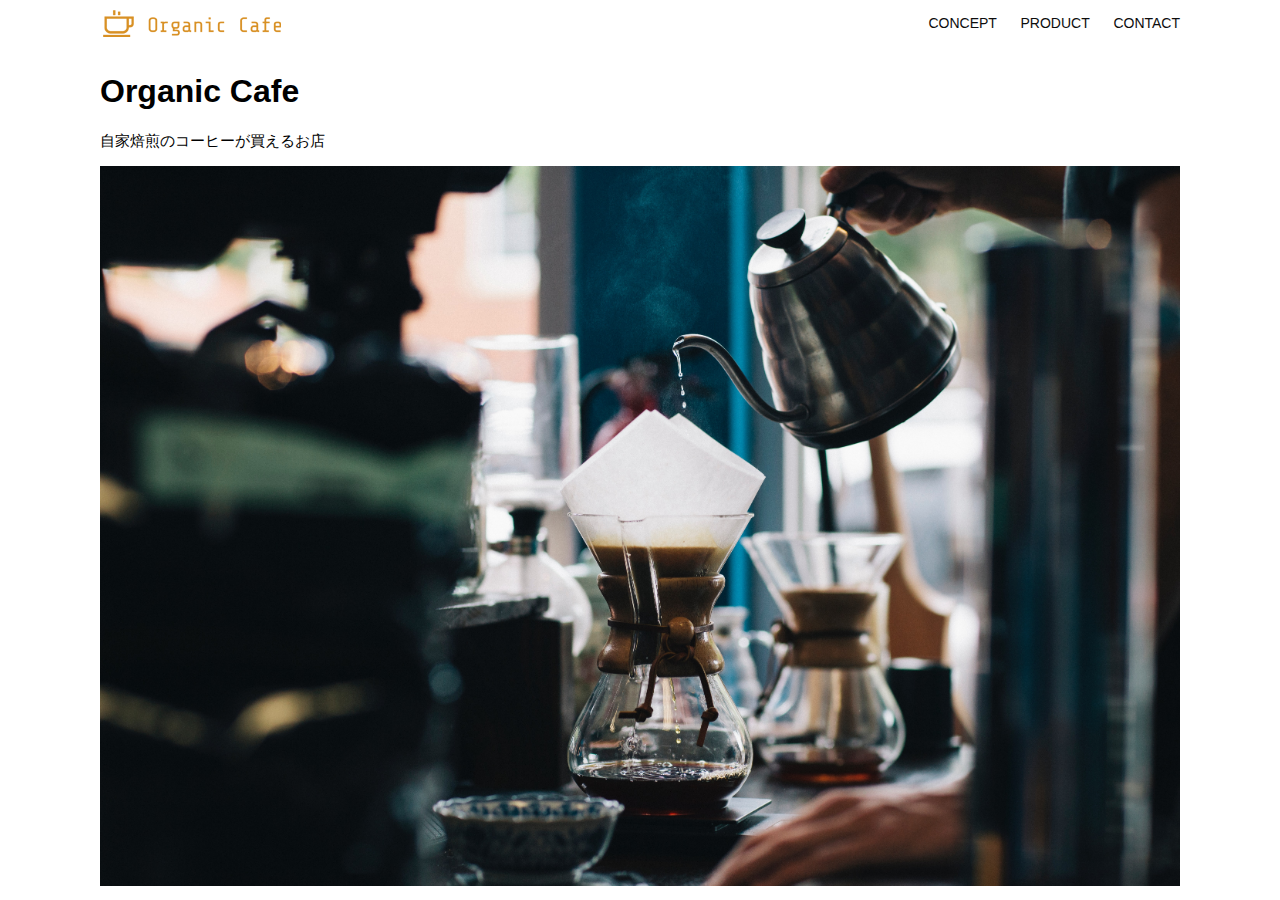
<file: heml-css-kadai_013/index.html>
<!DOCTYPE html>
<html>
<head>
  <meta charset="UTF-8">
  <meta name="description" content="自家焙煎のコーヒーがお家で楽しめるOrganic Cafe">               
  <meta name="viewport" content="width=device-width, initial-scale=1.0">
  <title>Organic Cafe</title>
  <link rel="stylesheet" href="style.css">                                      
</head>

<body>
  <header>

    <!-- ロゴ -->
    <a href="index.html" id="logo">
      <img src="images/logo.png" alt="トップページに戻る">
    </a>

    <!-- PC用ナビゲーション -->
    <nav id="nav-pc">
        <a href="index.html#concept">CONCEPT</a>
        <a href="index.html#product">PRODUCT</a>
        <a href="index.html#contact">CONTACT</a>
    </nav>

    <!-- スマホ用メニューボタン -->
      <img id="menu-sp" src="images/button-menu.png" alt="ナビゲーションを開く" onclick="document.getElementById('nav-sp').style.display = 'block'">
      
    <!-- スマホ用ナビゲーション -->
    <div id="nav-sp">
      <img id="close" src="images/button-close.png" alt="ナビゲーションを閉じる" onclick="document.getElementById('nav-sp').style.display = 'none'">
      <nav>
        <ul>
          <li>
            <a id="logo-sp" href="index.html" onclick="document.getElementById('nav-sp').style.display = 'none'">
              <img src="images/logo-sp.png" alt="トップページに戻る"></a>
          </li>
          <li><a class="menu" href="index.html#concept" onclick="document.getElementById('nav-sp').style.display = 'none'">CONCEPT</a></li>
          <li><a class="menu" href="index.html#product" onclick="document.getElementById('nav-sp').style.display = 'none'">PRODUCT</a></li>
          <li><a class="menu" href="index.html#contact" onclick="document.getElementById('nav-sp').style.display = 'none'">CONTACT</a></li>
        </ul>
      </nav>
  </header>

  <main>
    <article>
      <section id="main-visual">
        <h1>Organic Cafe</h1>
        <p>自家焙煎のコーヒーが買えるお店</p>
        <img src="images/main-image.jpg" alt="コーヒーをハンドドリップでいれる画像">
      </section>
    </article>
  </main>
</body>
</html>
</file>
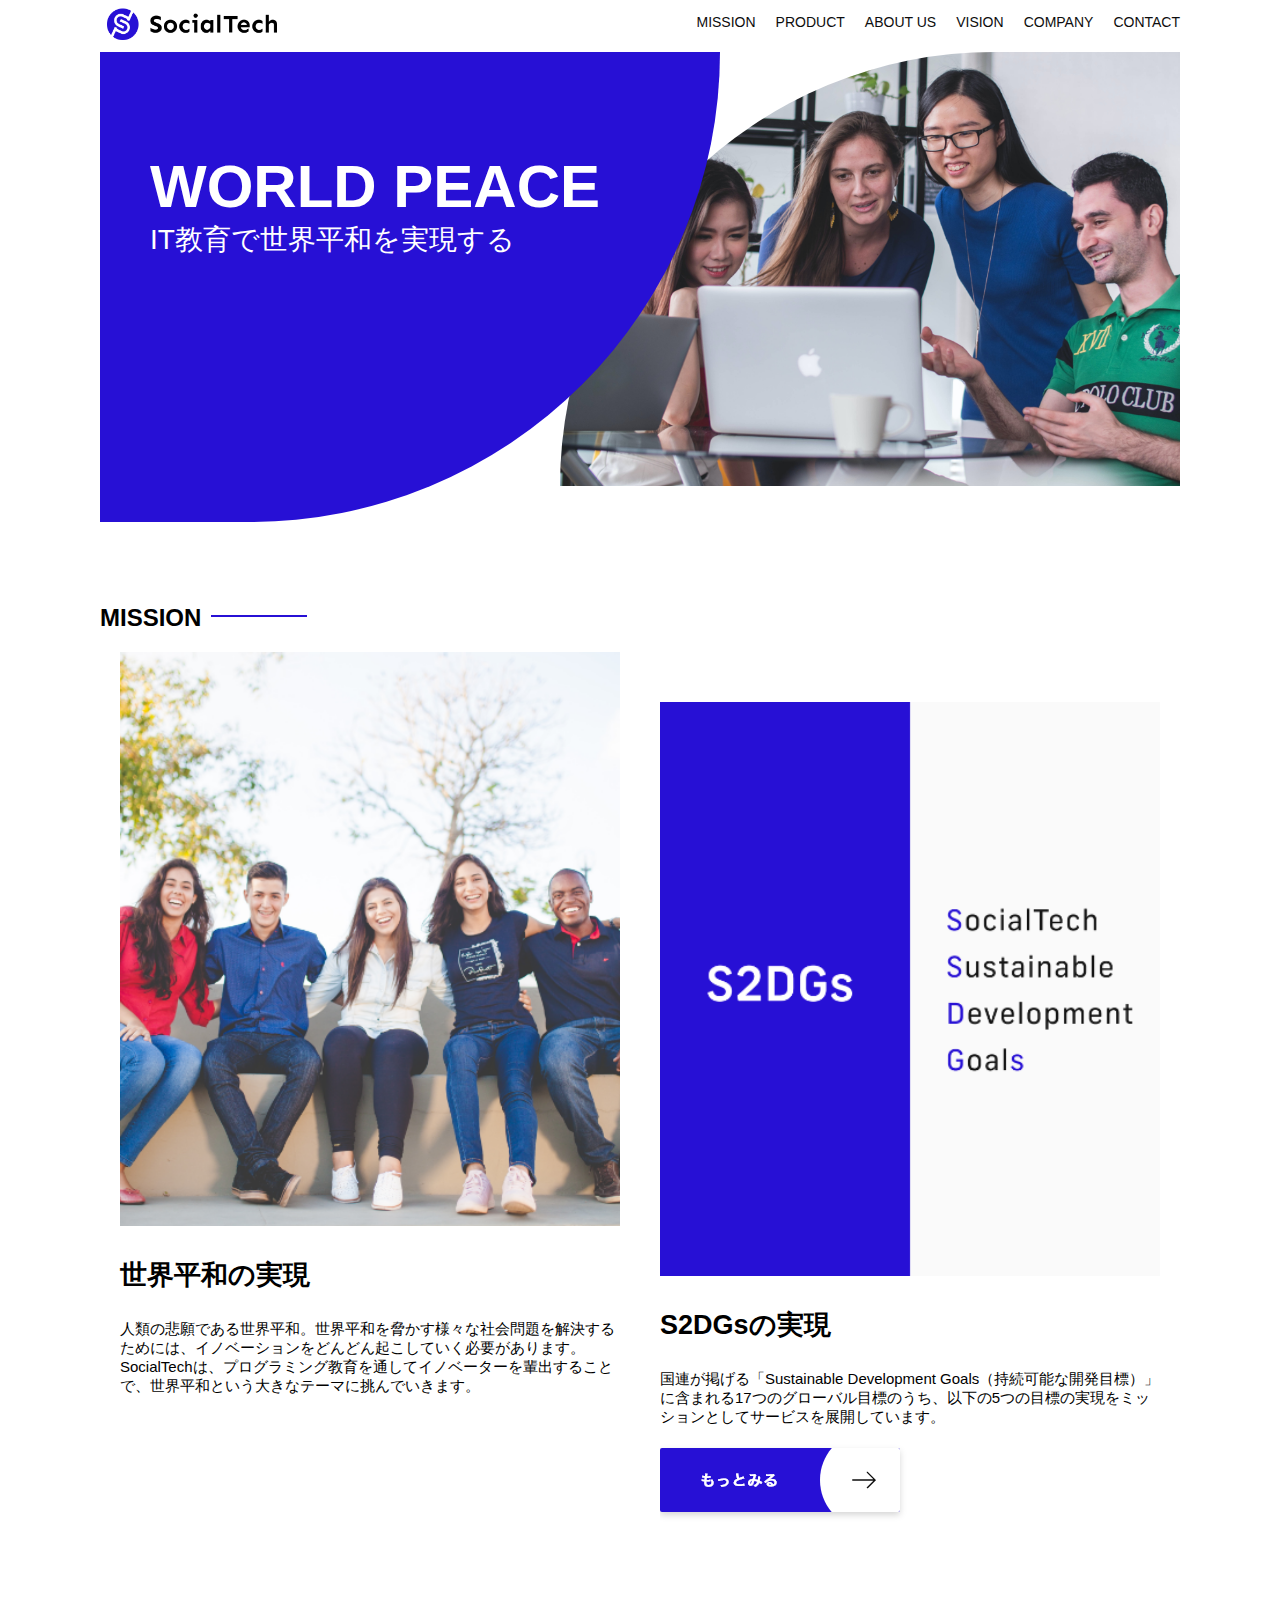
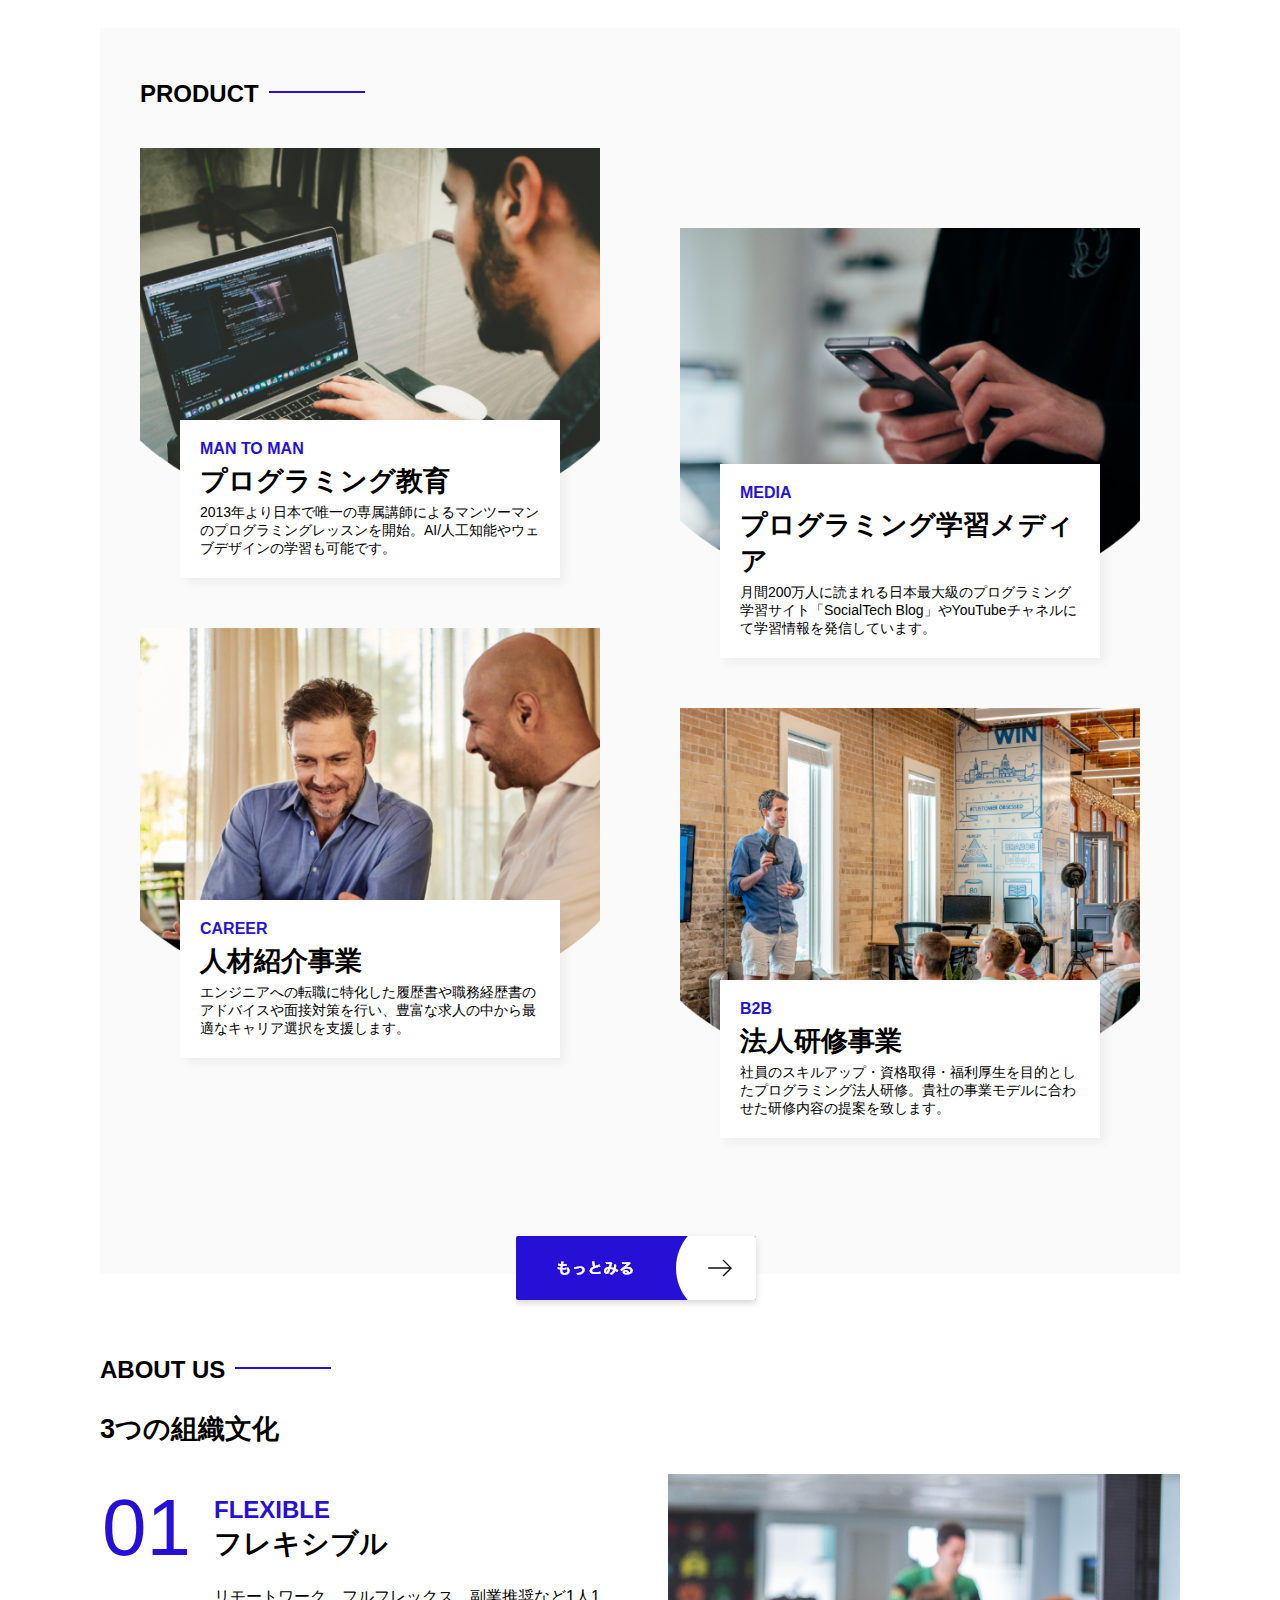
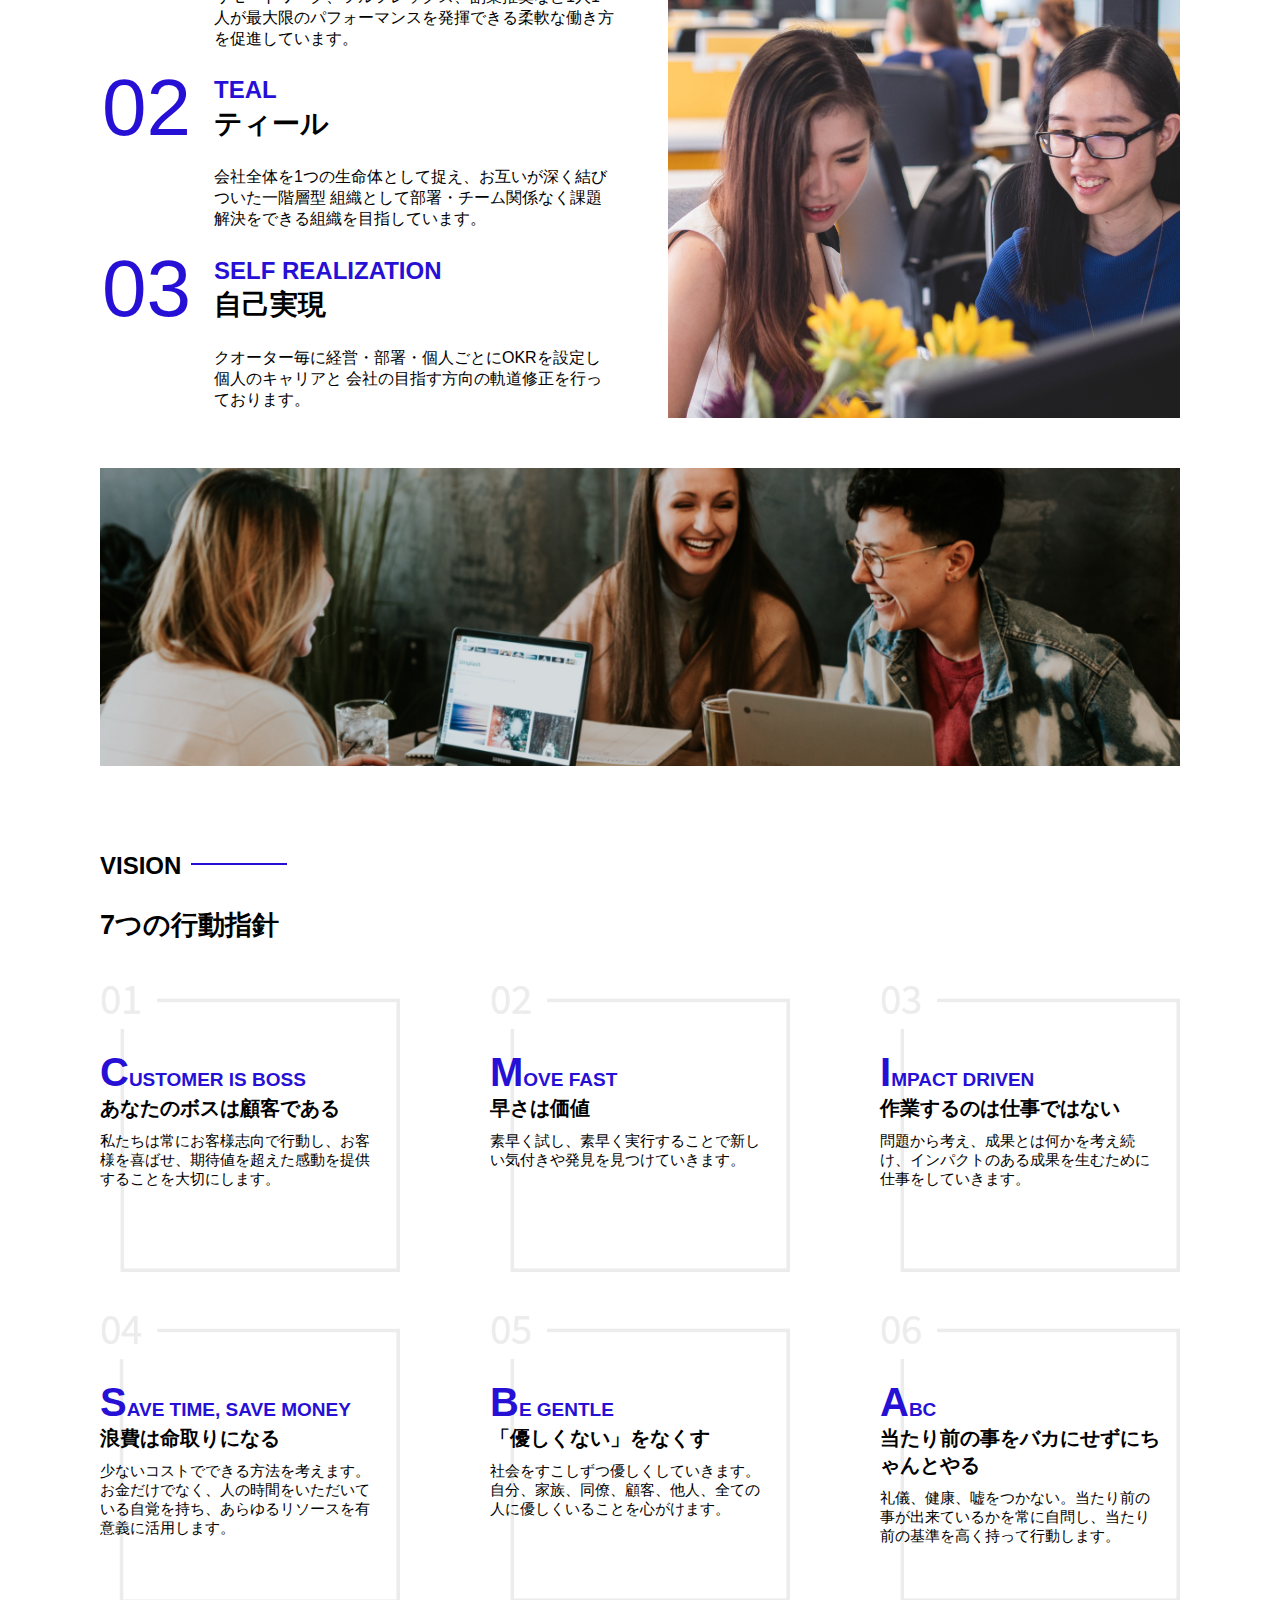
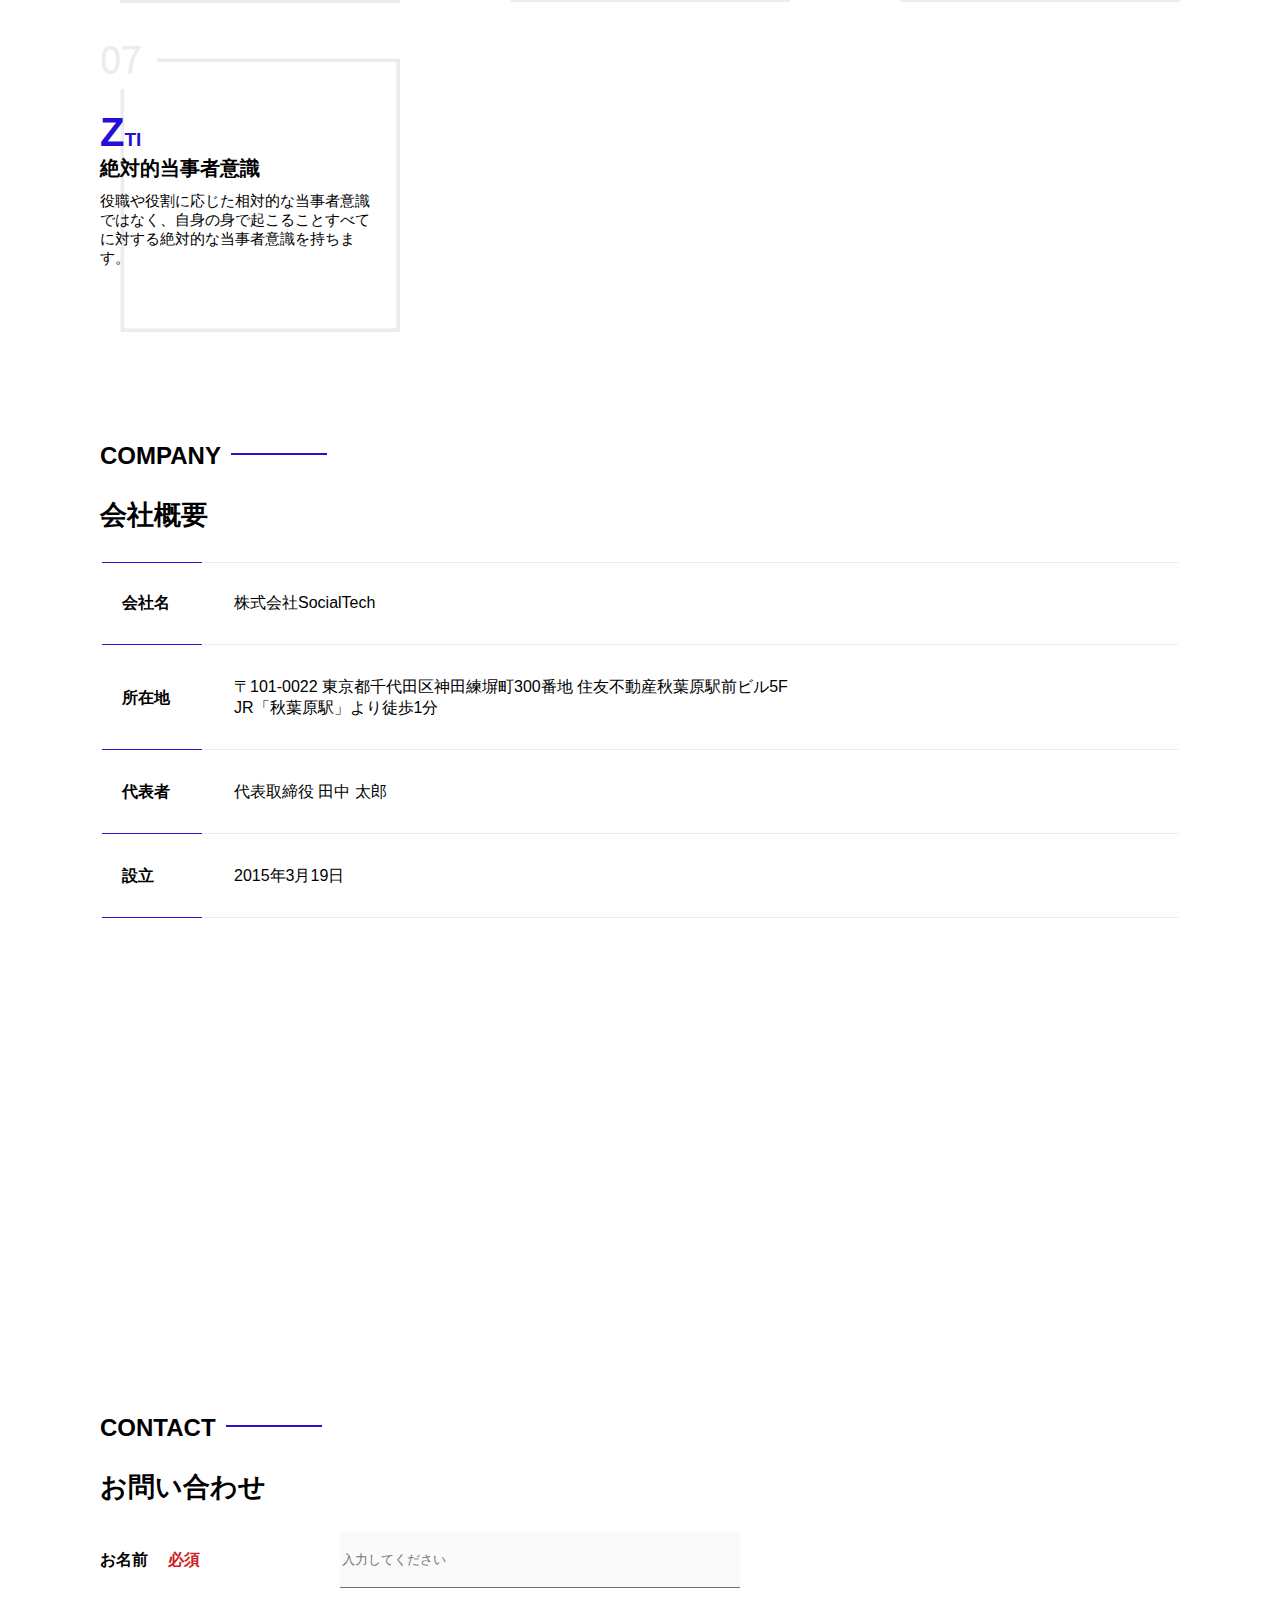
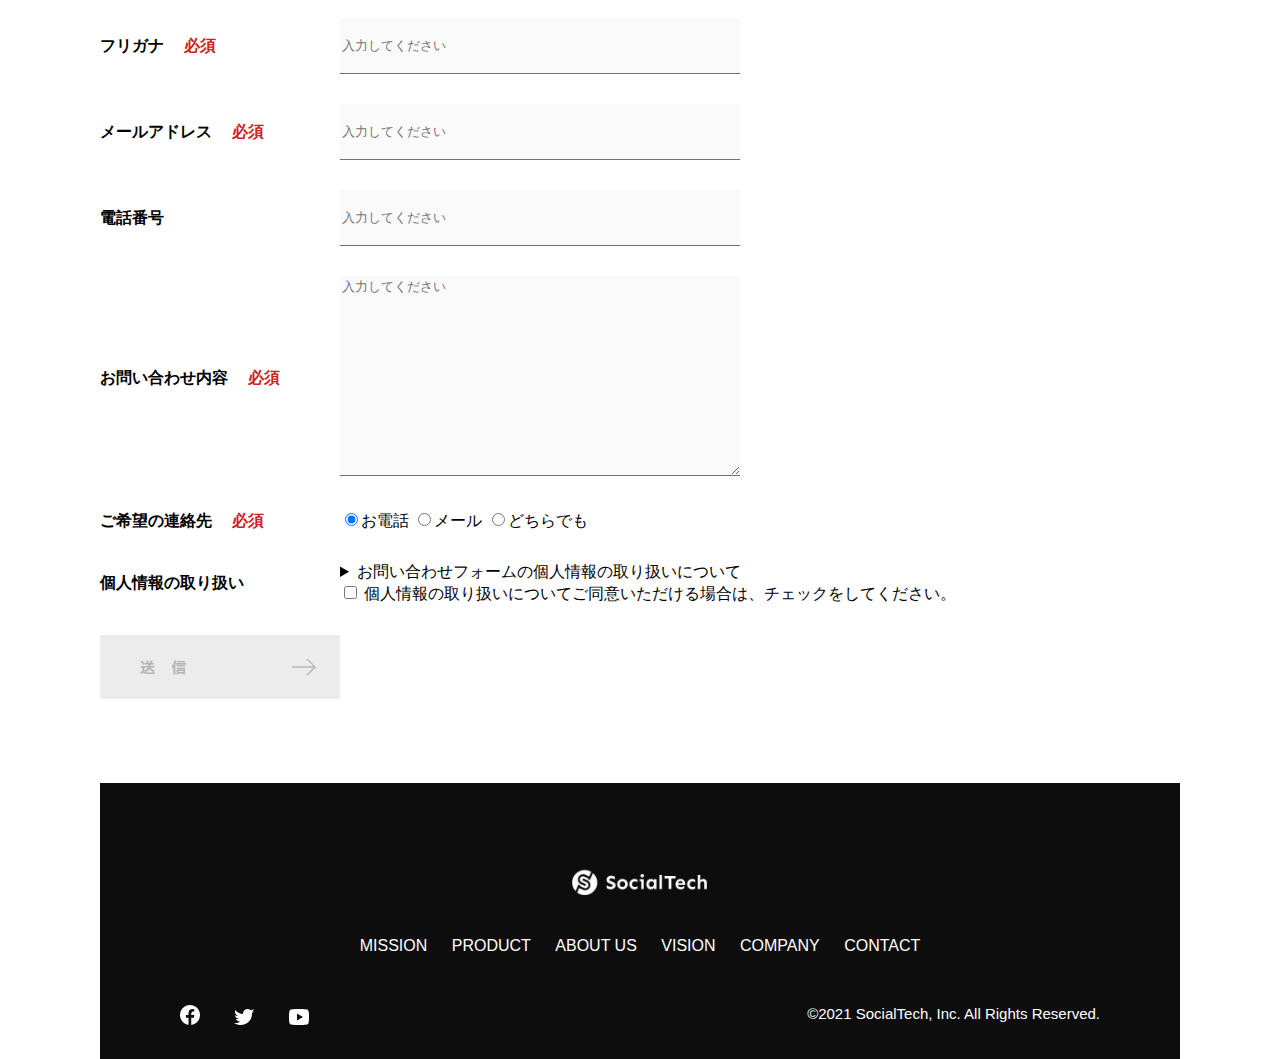
<file: kadai_tutorial_output/index.html>
<!DOCTYPE html>
<html>
    <head>
        <title>SocialTech</title>
        <meta charset="UTF-8">
        <meta nema="description" content="SocialTechはEdTech業界のリーディングカンパニーを目指します。">
        <meta name="viewport" content="width=device-width, initial-scale=1.0">
        <link rel="stylesheet" href="style.css">
    </head>

    <body>
        <header>
            <!-- ロゴ -->
            <a href="index.html" id="logo"> <img src="images/logo.png" alt="トップページに戻る"></a>

            <!-- PC用ナビゲーション -->
             <nav id="nav-pc">
                <ul>
                    <li><a href="mission.html">MISSION</a></li>
                    <li><a href="product.html">PRODUCT</a></li>
                    <li><a href="index.html#aboutus">ABOUT US</a></li>
                    <li><a href="index.html#vision">VISION</a></li>
                    <li><a href="index.html#company">COMPANY</a></li>
                    <li><a href="index.html#contact">CONTACT</a></li>  
                </ul>
             </nav>
             <!-- スマホ用メニューボタン -->
            <button id="menu-sp" onclick="document.getElementById('nav-sp').style.display = 'block'">
            <img src="images/button-menu.png" alt="ナビゲーションを開く">
            </button>

             <!-- スマホ用ナビゲーション -->
          <div id="nav-sp">
            <button id="close" onclick="document.getElementById('nav-sp').style.display = 'none'">
              <img src="images/button-close.png" alt="ナビゲーションを閉じる">
            </button>
    
            <nav>
              <ul>
                <li>
                  <a id="logo-sp" href="index.html" onclick="document.getElementById('nav-sp').style.display = 'none'"><img src="images/logo-sp.png" alt="トップページに戻る"></a>
                </li>
                <li><a class="menu" href="mission.html" onclick="document.getElementById('nav-sp').style.display = 'none'">MISSION</a></li>
                <li><a class="menu" href="product.html" onclick="document.getElementById('nav-sp').style.display = 'none'">PRODUCT</a></li>
                <li><a class="menu" href="index.html#aboutus" onclick="document.getElementById('nav-sp').style.display = 'none'">ABOUT US</a></li>
                <li><a class="menu" href="index.html#vision" onclick="document.getElementById('nav-sp').style.display = 'none'">VISION</a></li>
                <li><a class="menu" href="index.html#company" onclick="document.getElementById('nav-sp').style.display = 'none'">COMPANY</a></li>
                <li><a class="menu" href="index.html#contact" onclick="document.getElementById('nav-sp').style.display = 'none'">CONTACT</a></li>
              </ul>
            </nav>
            <div id="sns">
              <a href="https://www.facebook.com/sejuku2013">
                <img src="images/button-facebook.png" alt="Facebookのリンク">
              </a>
              <a href="https://twitter.com/samuraijuku">
                <img src="images/button-twitter.png" alt="Twitterのリンク">
              </a>
              <a href="https://www.youtube.com/channel/UCCFOQO5aDK0xXam4cUQXT8g">
                <img src="images/button-youtube.png" alt="YouTubeのリンク">
              </a>
            </div>
          </div>
        </header>

        <main>
            <article>
                 <!-- メインビジュアル -->
                 <section id="main-visual">
                    <div id="main-message">
                        <h1>WORLD PEACE</h1>
                        <p>IT教育で世界平和を実現する</p>
                    </div>
                    <img src="images/index/index-main.png" alt="PCの周りに集まる多国籍の仲間たち">
                 </section>

                 <!--ミッション-->
                 <section id="mission">
                     <h2 class="index-h2">MISSION</h2>
                    <div id="mission-flex">
                     <div>
                        <img id="mission-photo" src="images/index/index-mission.png" alt="屋外のベンチで写真を撮影する多国籍の仲間たち">
                        <h3>世界平和の実現</h3>
                        <p>
                        人類の悲願である世界平和。世界平和を脅かす様々な社会問題を解決するためには、イノベーションをどんどん起こしていく必要があります。SocialTechは、プログラミング教育を通してイノベーターを輩出することで、世界平和という大きなテーマに挑んでいきます。
                        </p>
                     </div>

                     <div>
                        <img id="s2dgs" src="images/index/s2dgs.png" alt="S2DGs">
                        <h3>S2DGsの実現</h3>
                        <p>国連が掲げる「Sustainable Development Goals（持続可能な開発目標）」に含まれる17つのグローバル目標のうち、以下の5つの目標の実現をミッションとしてサービスを展開しています。</p>
                        <a href="mission.html">
                          <img src="images/button-more.png" alt="もっとみる">
                        </a>
                     </div>
                    </div>
                 </section>

      <!-- プロダクト -->
      <section id="product">
        <h2 class="index-h2">PRODUCT</h2>
         <div class="product-flex">
          <div id="product-left">
            <div>
                <img class="product-photo" src="images/index/index-mantoman.png" alt="PCでコードを書く男性">
                <div class="product-explain">
                  <span>MAN TO MAN</span>
                  <h3>プログラミング教育</h3>
                  <p>2013年より日本で唯一の専属講師によるマンツーマンのプログラミングレッスンを開始。AI/人工知能やウェブデザインの学習も可能です。</p>
                </div>
              </div>
              <div>
                <img class="product-photo" src="images/index/index-career.png" alt="笑顔で話し合う2人の男性">
                <div class="product-explain">
                  <span>CAREER</span>
                  <h3>人材紹介事業</h3>
                  <p>エンジニアへの転職に特化した履歴書や職務経歴書のアドバイスや面接対策を行い、豊富な求人の中から最適なキャリア選択を支援します。</p>
                </div>
              </div>
          </div>
          <div id="product-right">
            <div>
                <img class="product-photo" src="images/index/index-media.png" alt="スマートフォンを操作する人">
                <div class="product-explain">
                  <span>MEDIA</span>
                  <h3>プログラミング学習メディア</h3>
                  <p>月間200万人に読まれる日本最大級のプログラミング学習サイト「SocialTech Blog」やYouTubeチャネルにて学習情報を発信しています。</p>
                </div>
              </div>
              <div>
                <img class="product-photo" src="images/index/index-b2b.png" alt="講演中の男性とそれを聴く人々">
                <div class="product-explain">
                  <span>B2B</span>
                  <h3>法人研修事業</h3>
                  <p>社員のスキルアップ・資格取得・福利厚生を目的としたプログラミング法人研修。貴社の事業モデルに合わせた研修内容の提案を致します。</p>
                </div>
              </div>
            </div>
          </div>
          <div id="product-more">
            <a href="product.html">
              <img src="images/button-more.png" alt="もっとみる">
            </a>
          </div>
         </div>
       </section>

         <!---ABOUT US-->
        <section id="aboutus">
             <h2 class="index-h2">ABOUT US</h2>
             <h3>3つの組織文化</h3>
             <div>
                <table class="culture-table">
                    <tr>
                      <td class="culture-num">01</td>
                      <th><span class="culture-en">FLEXIBLE</span><br>フレキシブル</th>
                    </tr>
                    <tr>
                      <td>
                        <!--空のセル-->
                      </td>
                      <td class="culture-description">リモートワーク、フルフレックス、副業推奨など1人1人が最大限のパフォーマンスを発揮できる柔軟な働き方を促進しています。</td>
                    </tr>
                    <tr>
                      <td class="culture-num">02</td>
                      <th><span class="culture-en">TEAL</span><br>ティール</th>
                    </tr>
                    <tr>
                      <td>
                        <!--空のセル-->
                      </td>
                      <td class="culture-description">会社全体を1つの生命体として捉え、お互いが深く結びついた一階層型 組織として部署・チーム関係なく課題解決をできる組織を目指しています。</td>
                    </tr>
                    <tr>
                      <td class="culture-num">03</td>
                      <th><span class="culture-en">SELF REALIZATION</span><br>自己実現</th>
                    </tr>
                    <tr>
                      <td>
                        <!--空のセル-->
                      </td>
                      <td class="culture-description">クオーター毎に経営・部署・個人ごとにOKRを設定し個人のキャリアと 会社の目指す方向の軌道修正を行っております。</td>
                    </tr>
                  </table>
                   <img class="culture-img" src="images/index/index-aboutus1.png" alt="笑顔で話し合う2人の女性">
             </div>
              <img class="culture-img2" src="images/index/index-aboutus2.png" alt="笑顔で話し合う3人の男女"> 
        </section>

        <section id="vision">
            <h2 class="index-h2">VISION</h2>
            <h3>7つの行動指針</h3>
            <div>
                <div class="vision-box">
                    <img src="images/index/vision-01.png" alt="01">
                    <div>
                      <h4>CUSTOMER IS BOSS</h4>
                      <h5>あなたのボスは顧客である</h5>
                      <p>私たちは常にお客様志向で行動し、お客様を喜ばせ、期待値を超えた感動を提供することを大切にします。</p>
                    </div>
                </div>
                <div class="vision-box">
                    <img src="images/index/vision-02.png" alt="02">
                    <div>
                      <h4>MOVE FAST</h4>
                      <h5>早さは価値</h5>
                      <p>素早く試し、素早く実行することで新しい気付きや発見を見つけていきます。</p>
                    </div>
                  </div>
                  <div class="vision-box">
                    <img src="images/index/vision-03.png" alt="03">
                    <div>
                      <h4>IMPACT DRIVEN</h4>
                      <h5>作業するのは仕事ではない</h5>
                      <p>問題から考え、成果とは何かを考え続け、インパクトのある成果を生むために仕事をしていきます。</p>
                    </div>
                  </div>
                  <div class="vision-box">
                    <img src="images/index//vision-04.png" alt="04">
                    <div>
                      <h4>SAVE TIME, SAVE MONEY</h4>
                      <h5>浪費は命取りになる</h5>
                      <p>少ないコストでできる方法を考えます。お金だけでなく、人の時間をいただいている自覚を持ち、あらゆるリソースを有意義に活用します。</p>
                    </div>
                  </div>
                  <div class="vision-box">
                    <img src="images/index/vision-05.png" alt="05">
                    <div>
                      <h4>BE GENTLE</h4>
                      <h5>「優しくない」をなくす</h5>
                      <p>社会をすこしずつ優しくしていきます。自分、家族、同僚、顧客、他人、全ての人に優しくいることを心がけます。</p>
                    </div>
                  </div>
                  <div class="vision-box">
                    <img src="images/index/vision-06.png" alt="06">
                    <div>
                      <h4>ABC</h4>
                      <h5>当たり前の事をバカにせずにちゃんとやる</h5>
                      <p>礼儀、健康、嘘をつかない。当たり前の事が出来ているかを常に自問し、当たり前の基準を高く持って行動します。</p>
                    </div>
                  </div>
                  <div class="vision-box">
                    <img src="images/index/vision-07.png" alt="07">
                    <div>
                      <h4>ZTI</h4>
                      <h5>絶対的当事者意識</h5>
                      <p>役職や役割に応じた相対的な当事者意識ではなく、自身の身で起こることすべてに対する絶対的な当事者意識を持ちます。</p>
                    </div>
                  </div>
            </div>
        </section>

         <!-- COMPANY -->
       <section id="company">
        <h2 class="index-h2">COMPANY</h2>
        <h3>会社概要</h3>
        <table id="company-table">
            <tr>
              <th class="tableheader tableheader-first">会社名</th>
              <td class="cell cell-first">株式会社SocialTech</td>
            </tr>
            <tr>
              <th class="tableheader">所在地</th>
              <td class="cell">〒101-0022 東京都千代田区神田練塀町300番地 住友不動産秋葉原駅前ビル5F<br>JR「秋葉原駅」より徒歩1分</td>
            </tr>
            <tr>
              <th class="tableheader">代表者</th>
              <td class="cell">代表取締役 田中 太郎</td>
            </tr>
            <tr>
              <th class="tableheader">設立</th>
              <td class="cell">2015年3月19日</td>
            </tr>
          </table>
          <iframe 
            src="https://www.google.com/maps/embed?pb=!1m18!1m12!1m3!1d3240.0688551336807!2d139.7720776771055!3d35.69992317258124!2m3!1f0!2f0!3f0!3m2!1i1024!2i768!4f13.1!3m3!1m2!1s0x60188fee13660e23%3A0x77137876edf742ac!2z5L2P5Y-L5LiN5YuV55Sj56eL6JGJ5Y6f6aeF5YmN44OT44Or!5e0!3m2!1sja!2sjp!4v1704858013291!5m2!1sja!2sjp" 
            style="border: 0" allowfullscreen="" loading="lazy">
          </iframe>
      </section>

        <!-- お問い合わせフォーム -->
            <section id="contact">
             <h2 class="index-h2">CONTACT</h2>
             <h3>お問い合わせ</h3>
             <form>
                <div>
                    <div class="contact-heading">
                      <label class="contact-label">お名前<span class="contact-span">必須</span></label>
                    </div>
                    <div>
                      <input type="text" name="name" placeholder="入力してください" class="contact-textbox">
                    </div>
                  </div>
                  <div>
                    <div class="contact-heading">
                      <label class="contact-label">フリガナ<span class="contact-span">必須</span></label>
                    </div>
                    <div>
                      <input type="text" name="hurigana" placeholder="入力してください" class="contact-textbox">
                    </div>
                  </div>
                  <div>
                    <div class="contact-heading">
                      <label class="contact-label">メールアドレス<span class="contact-span">必須</span></label>
                    </div>
                    <div>
                      <input type="text" name="email" placeholder="入力してください" class="contact-textbox">
                    </div>
                  </div>
                  <div>
                    <div class="contact-heading">
                      <label class="contact-label">電話番号</label>
                    </div>
                    <div>
                      <input type="text" name="tel" placeholder="入力してください" class="contact-textbox">
                    </div>
                  </div>
                  <div>
                    <div class="contact-heading">
                      <label class="contact-label">お問い合わせ内容<span class="contact-span">必須</span></label>
                    </div>
                    <div>
                      <textarea class="contact-textarea" placeholder="入力してください" name="message"></textarea>
                    </div>
                  </div>
                  <div>
                    <div class="contact-heading">
                      <label class="contact-label">ご希望の連絡先<span class="contact-span">必須</span></label>
                    </div>
                    <div>
                      <input class="radiobutton" type="radio" value="tel" name="contact" checked><label>お電話</label>
                      <input class="radiobutton" type="radio" value="mail" name="contact"><label>メール</label>
                      <input class="radiobutton" type="radio" value="both" name="contact"><label>どちらでも</label>
                    </div>
                  </div>
                  <div>
                    <div class="contact-heading">
                      <label class="contact-label">個人情報の取り扱い</label>
                    </div>
                    <div>
                      <details>
                        <summary>お問い合わせフォームの個人情報の取り扱いについて</summary>
                        <div>
                          <dl>
                            <dt>１．組織の名称又は氏名</dt>
                            <dd>株式会社SocialTech</dd>
                            <dt>２．個人情報保護管理者（若しくはその代理人）の氏名又は職名、所属及び連絡先</dt>
                            <dd>
                              <p>鈴木 一郎 コーポレート部</p>
                              <p>メールアドレス：samurai@example.com</p>
                              <p>TEL：03-1234-5678</p>
                            </dd>
                            <dt>３．個人情報の利用目的</dt>
                            <dd>
                              <ul>
                                <li>本サービス及び本サービスに関連する情報の提供又はそれらに関する連絡のため</li>
                                <li>ユーザーの本人確認のため</li>
                                <li>当社サービスのご案内のため</li>
                                <li>当社の商品等の広告または宣伝（電子メールによるものを含むものとします。）</li>
                              </ul>
                            </dd>
                            <dt>４．個人情報の取り扱い業務の委託</dt>
                            <dd>個人情報の取扱業務の全部または一部を外部に業務委託する場合があります。その際、弊社は、個人情報を適切に保護できる管理体制を敷き実行していることを条件として委託先を厳選したうえで、機密保持契約を委託先と締結し、お客様の個人情報を厳密に管理させます。</dd>
                            <dt>５．個人情報の開示等の請求</dt>
                            <dd>
                              お客様は、弊社に対してご自身の個人情報の開示等（利用目的の通知、開示、内容の訂正・追加・削除、利用の停止または消去、第三者への提供の停止）に関して、当社問合わせ窓口に申し出ることができます。<br>
                              その際、弊社はお客様ご本人を確認させていただいたうえで、合理的な期間内に対応いたします。<br>
                              なお、個人情報に関する弊社問合わせ先は、次の通りです。
                            </dd>
                            <dd>
                              <p>株式会社SocialTech　個人情報問合せ窓口</p>
                              <p>〒150-0043　東京都千代田区神田練塀町300番地 住友不動産秋葉原駅前ビル5F</p>
                              <p>メールアドレス：samurai@example.com　TEL：03-1234-5678</p>
                            </dd>
      
                            <dt>６．個人情報を提供されることの任意性について</dt>
                            <dd>お客様がご自身の個人情報を弊社に提供されるか否かは、お客様のご判断によりますが、もしご提供されない場合には、適切なサービスが提供できない場合がありますので予めご了承ください。</dd>
                          </dl>
                        </div>
                      </details>
                      <input type="checkbox" name="agree">
                      <span>個人情報の取り扱いについてご同意いただける場合は、チェックをしてください。</span>
                    </div>
                  </div>
                  <input type="image" src="images/button-submit.png" alt="送信する">
             </form>
            </section>
            </article>
        </main>  
        
        <footer>
            <div id="footer-logo">
              <img src="images/logo-sp.png" alt="SocialTech">
            </div>
            <div id="footer-link">
                <a href="mission.html">MISSION</a>
                <a href="product.html">PRODUCT</a>
                <a href="index.html#aboutus">ABOUT US</a>
                <a href="index.html#vision">VISION</a>
                <a href="index.html#company">COMPANY</a>
                <a href="index.html#contact">CONTACT</a>
              </div>
              <div id="sns-footer">
                <div class="sns-btns">
                  <a href="https://www.facebook.com/sejuku2013"><img src="images/button-facebook.png" alt="Facebookのリンク"></a>
                  <a href="https://twitter.com/samuraijuku"><img src="images/button-twitter.png" alt="Twitterのリンク"></a>
                  <a href="https://www.youtube.com/channel/UCCFOQO5aDK0xXam4cUQXT8g"><img src="images/button-youtube.png" alt="YouTubeのリンク"></a>
                </div>
                <p id="copyright">&copy;2021 SocialTech, Inc. All Rights Reserved.</p>
              </div>
          </footer>
</file>
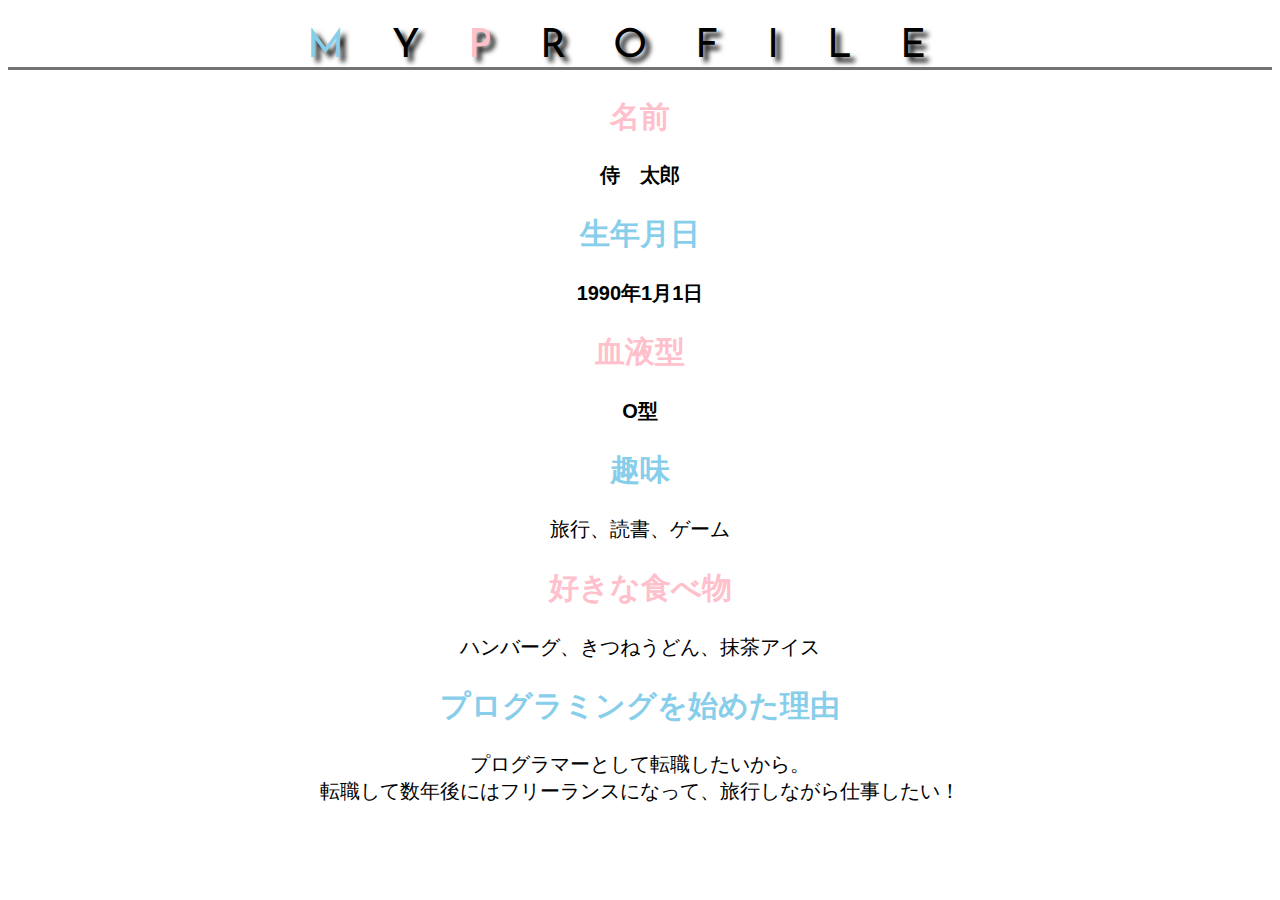
<file: kadai_014/kadai_014.html>
<!DOCTYPE html>
<html>
    <head>
        <title>14章課題</title>
        <meta name="description" content="このページは14章の課題です。">
        <meta charset="UTF-8">
        <link rel="stylesheet" href="style.css">
        <link rel="preconnect" href="https://fonts.googleapis.com">
        <link rel="preconnect" href="https://fonts.gstatic.com" crossorigin>
        <link href="https://fonts.googleapis.com/css2?family=Josefin+Sans&family=Noto+Sans+JP&display=swap" rel="stylesheet">
    </head>

    <body>
        <h1 class="one"><span style="color: skyblue;">M</span>Y<span style="color: rgb(255, 192, 203);">P</span>ROFILE</h1>
     <div id="basic">
        <h2 class="text-pink">名前</h2>
         <p>侍　太郎</p>

        <h2 class="text-skyblue">生年月日</h2> 
         <p>1990年1月1日</p>

        <h2 class="text-pink">血液型</h2> 
         <p>O型</p>
     </div>

        <h2 class="text-skyblue">趣味</h2> 
         <p>旅行、読書、ゲーム</p>

        <h2 class="text-pink">好きな食べ物</h2> 
         <p>ハンバーグ、きつねうどん、抹茶アイス</p>

        <h2 class="text-skyblue">プログラミングを始めた理由</h2> 
         <p>プログラマーとして転職したいから。<br>転職して数年後にはフリーランスになって、旅行しながら仕事したい！</p>

    </body>
</html>
</file>
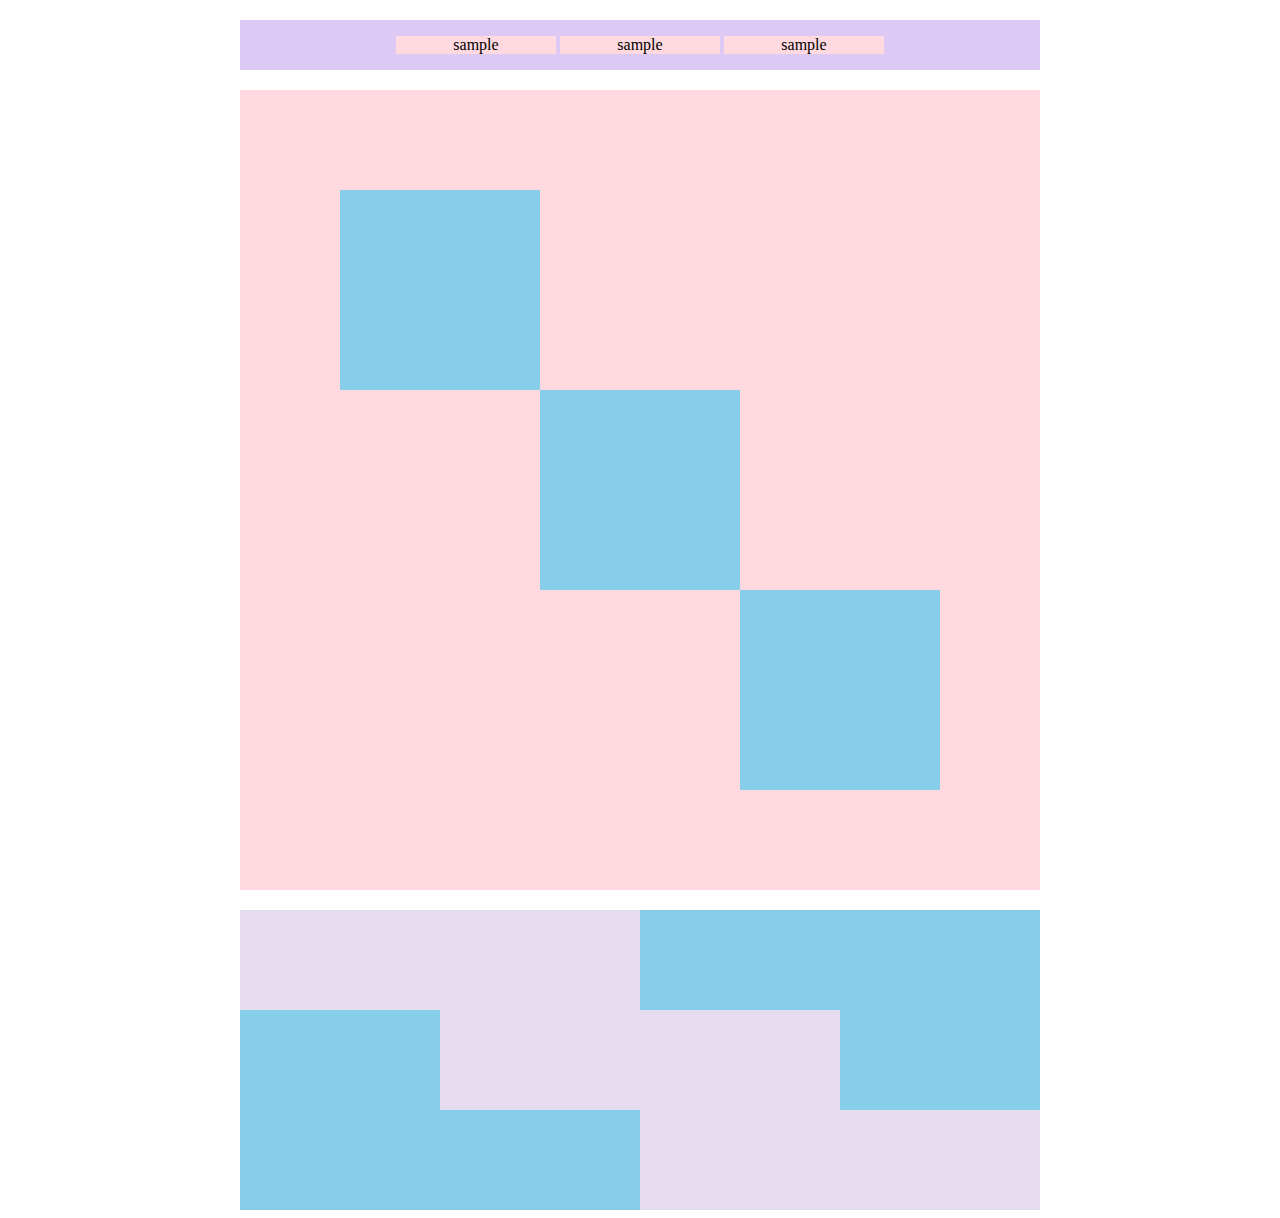
<file: kadai_018/kadia_018.html>
<!DOCTYPE html>
<html>
    <head>
        <title>18章課題</title>
        <meta name="description" content="このページは18章の課題です。">
        <meta charset="UTF-8">
        <link rel="stylesheet" href="style.css">
    </head>

    <body>
        <div id="top">

            <p div class="top-child">sample</p>
            <p div class="top-child">sample</p>
            <p div class="top-child">sample</p>
           
        </div>

        <div id="middle">

            <div id="middle-child01"></div>
            <div id="middle-child02"></div>
            <div id="middle-child03"></div>

        </div>

        <div id="bottom">

            <div id="bottom-child01"></div>
            <div id="bottom-child02"></div>
            <div id="bottom-child03"></div>
            
        </div>
    </body>
</file>
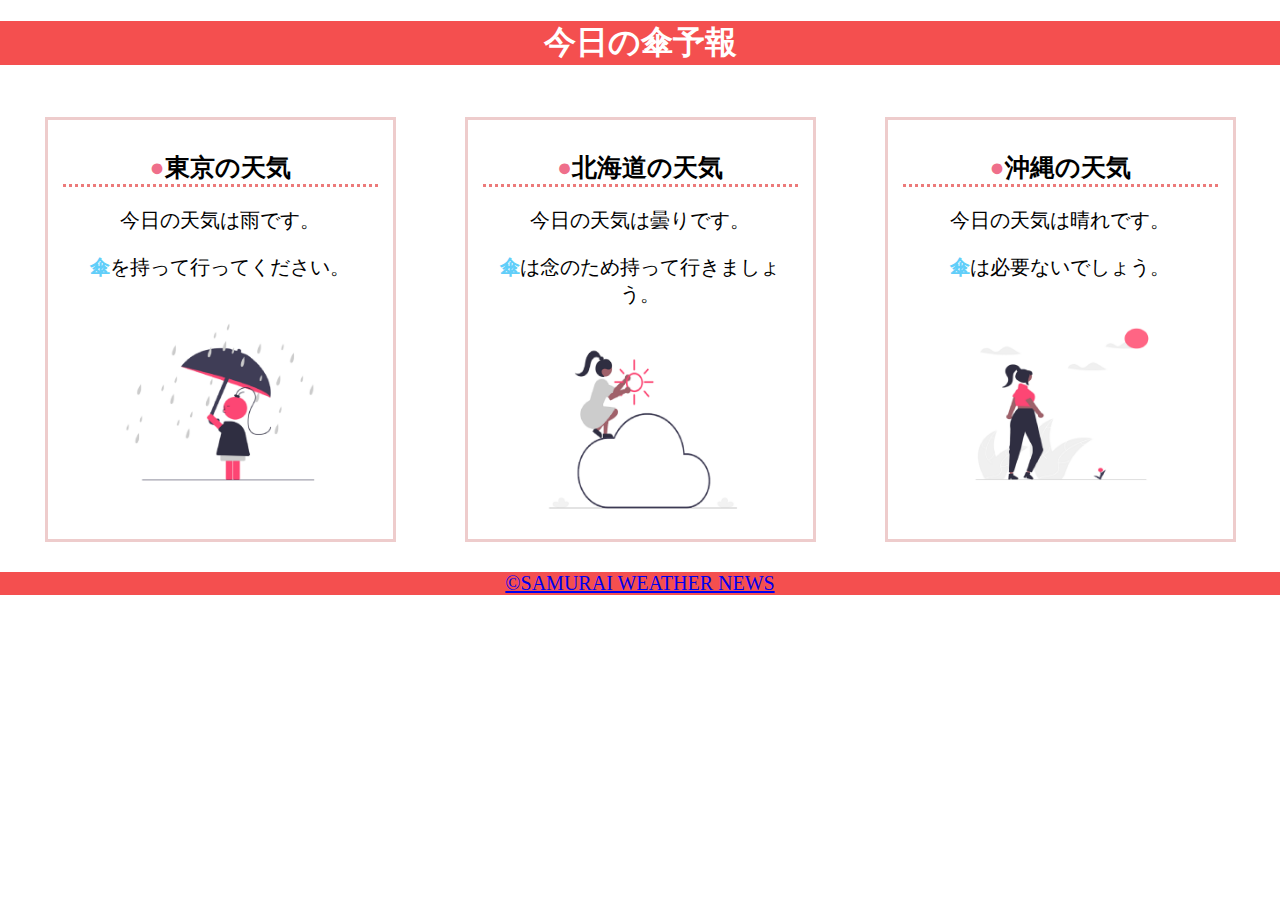
<file: kadai_022/kadai_022.html>
<!DOCTYPE html>
<html>
    <head>
        <title>22章課題</title>
        <meta name="description" content="このページは22章の課題です。">
        <meta charset="UTF-8">
        <meta name="viewport" content="width=device-width, initial-scale=1.0">
        <link rel="stylesheet" href="style.css">
    </head>

    <body>
        <header>
           <div id="one">
            <h1>今日の傘予報</h1>
           </div> 
        </header>

        <main>
            <div id="parent">

                <div class="content">
                    <h2>東京の天気</h2>
                    <p>今日の天気は雨です。</p>
                    <p><span class="text">傘</span>を持って行ってください。</p>
                    <img src="images/rainy.png" alt="rainy">
                </div>

                <div class="content">
                    <h2>北海道の天気</h2>
                    <p>今日の天気は曇りです。</p>
                    <p><span class="text">傘</span>は念のため持って行きましょう。</p>
                    <img src="images/cloudy.png" alt="cloudy">
                </div>

                <div class="content">
                    <h2>沖縄の天気</h2>
                    <p>今日の天気は晴れです。</p>
                    <p><span class="text">傘</span>は必要ないでしょう。</p>
                    <img src="images/sunny.png" alt="sunny">
                </div>

            </div>
        </main>

        <footer>

            <div id="two">
            <a href="https://www.sejuku.net/corp/">&copy;SAMURAI WEATHER NEWS</a>
            </div>

        </footer>
    </body>
</html>
</file>
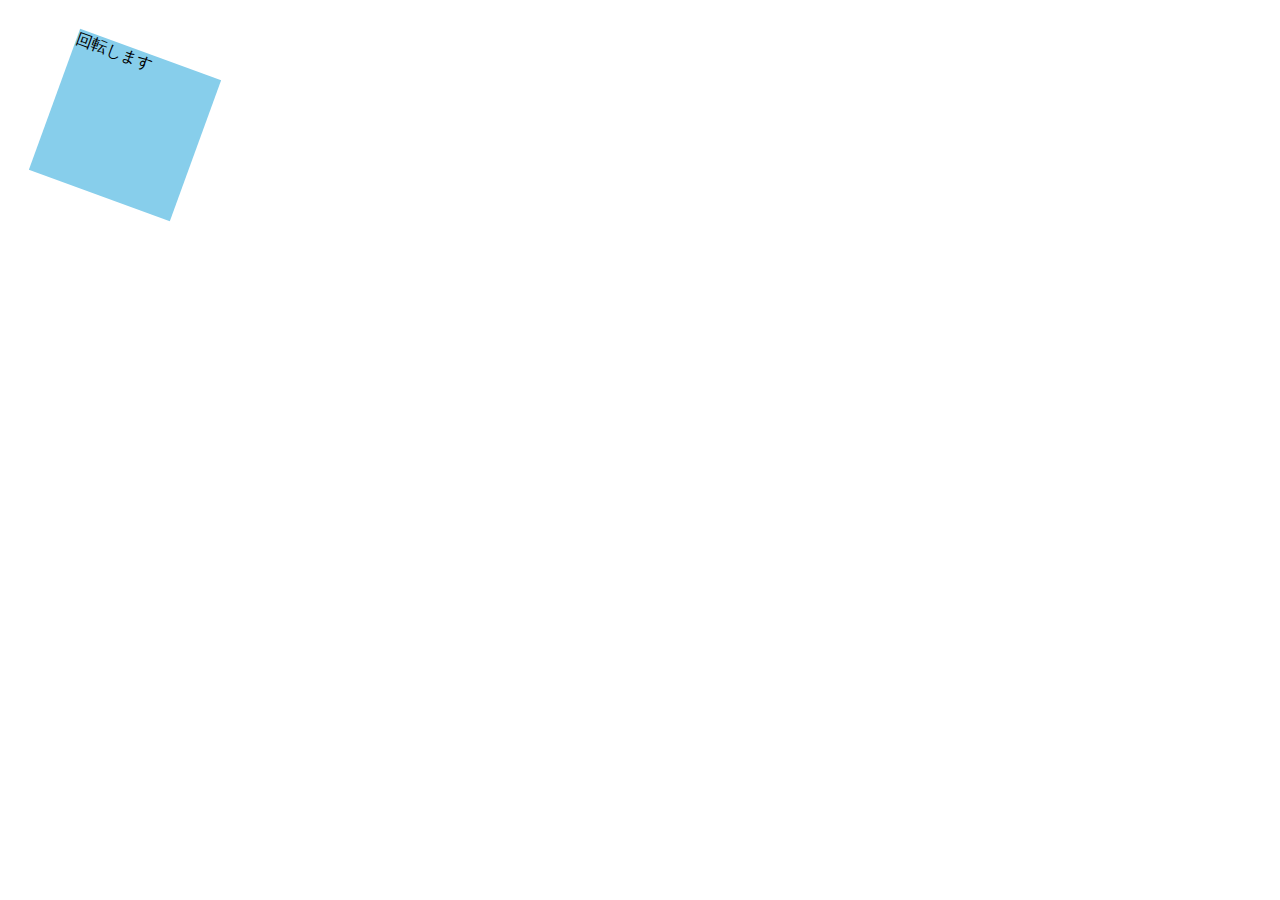
<file: kadai_mdn_css/mdn.html>
<!DOCTYPE html>
<html>

<head>
    <style>
        div {
            position: absolute;
            left: 50px;
            top: 50px;
            width: 150px;
            height: 150px;
            background-color: skyblue;
            transform: rotate(20deg);
        }
    </style>
</head>

<body>
    <div>
        回転します
    </div>

</body>

</html>
</file>
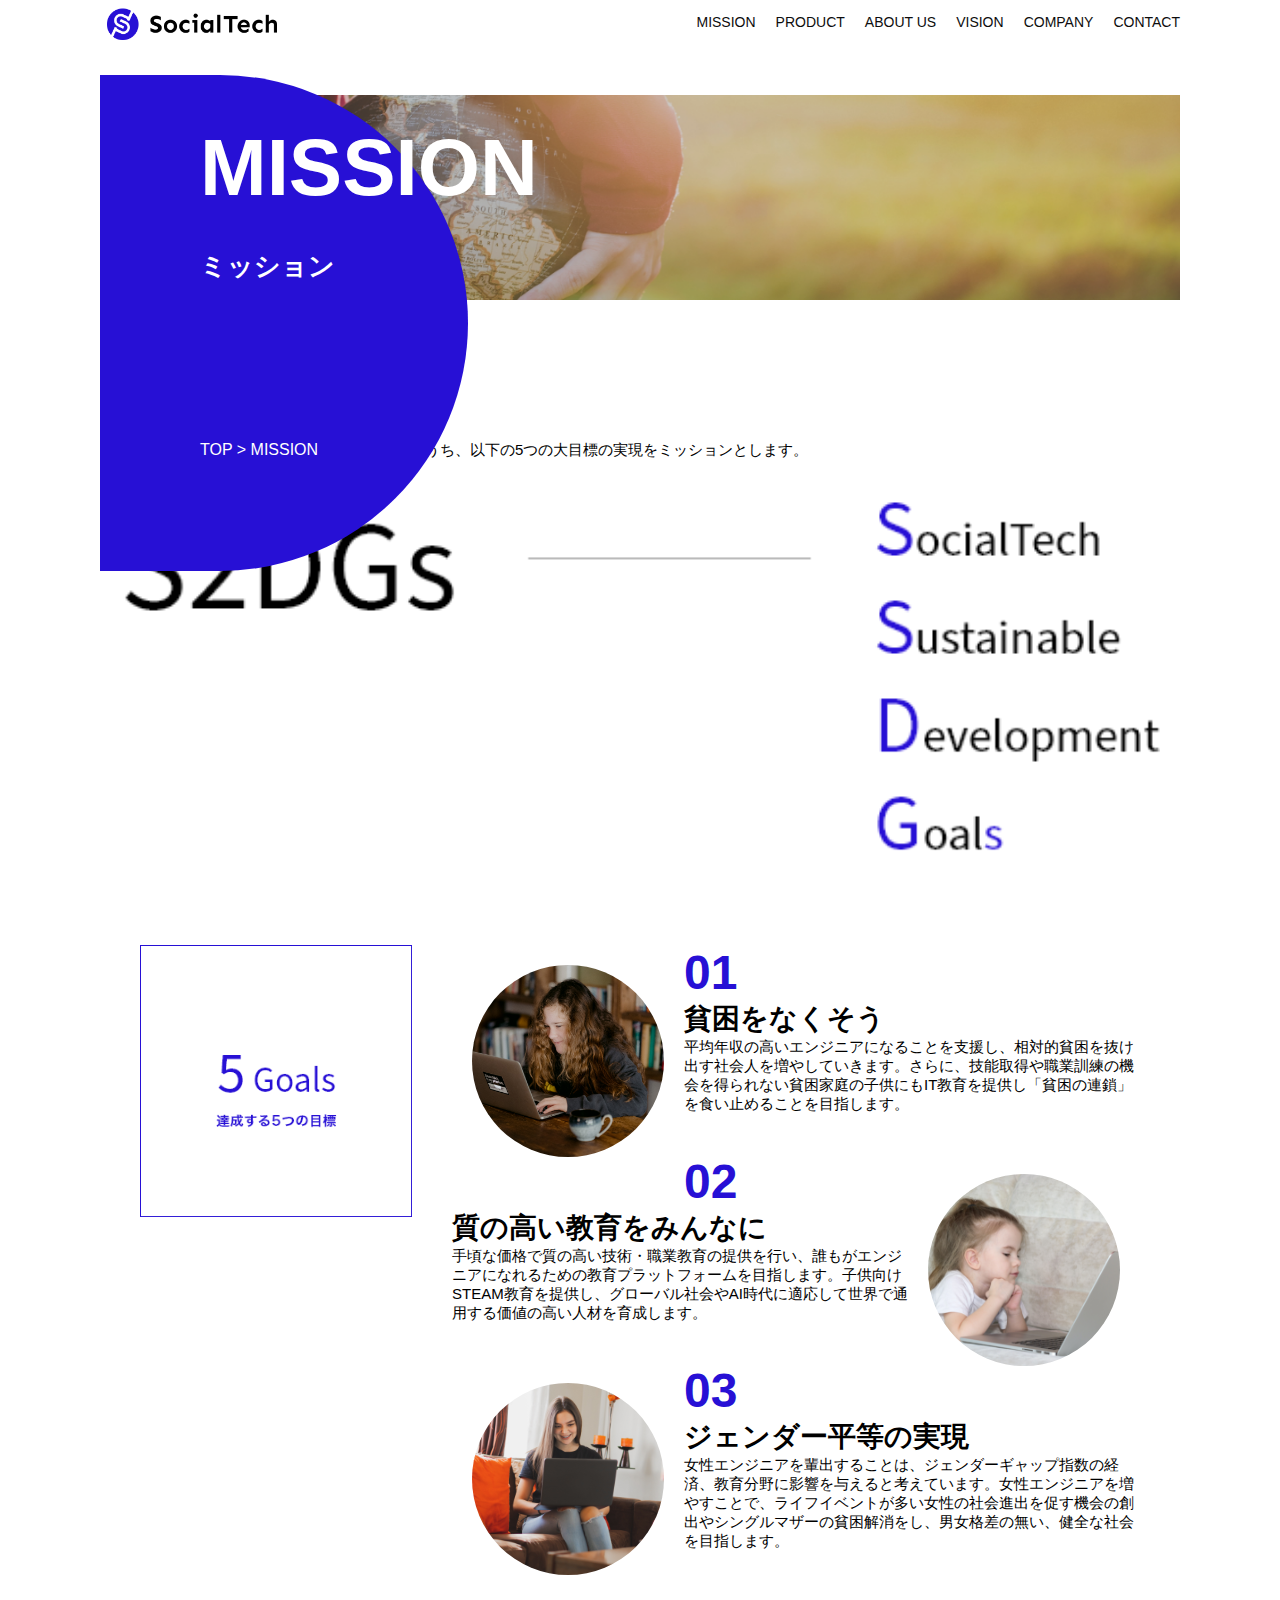
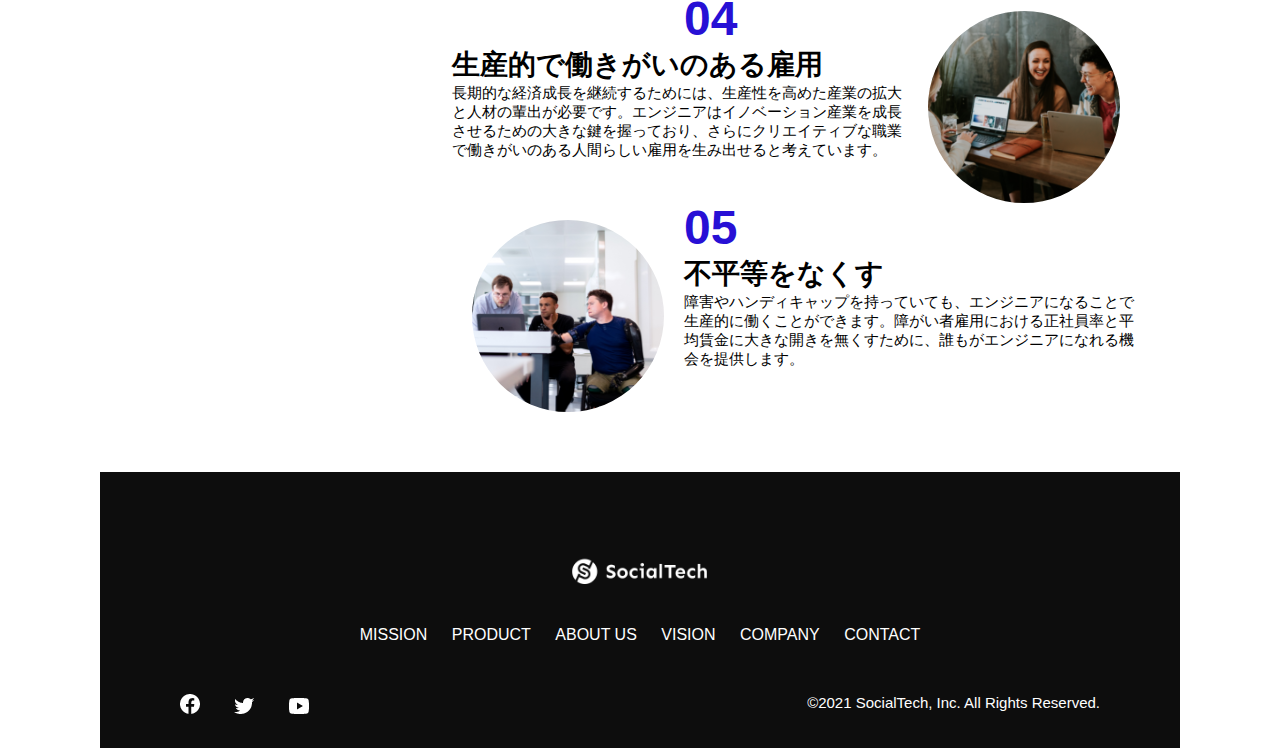
<file: kadai_tutorial_output/mission.html>
<!DOCTYPE html>
<html>
  <head>
    <title>SocialTech - MISSION ミッション -</title>
    <meta charset="utf-8">
    <meta name="description" content="SocialTechが目指す5つの目標（S2DGs）を紹介します">
    <meta name="viewport" content="width=device-width, initial-scale=1.0">
    <link rel="stylesheet" href="style.css">
  </head>

  <body>
    <!-- ヘッダー -->
    <header>
      <!-- ロゴ -->
      <a href="index.html" id="logo">
        <img src="images/logo.png" alt="トップページに戻る">
      </a>

      <!-- PC用ナビゲーション -->
      <nav id="nav-pc">
        <ul>
          <li><a href="mission.html">MISSION</a></li>
          <li><a href="product.html">PRODUCT</a></li>
          <li><a href="index.html#aboutus">ABOUT US</a></li>
          <li><a href="index.html#vision">VISION</a></li>
          <li><a href="index.html#company">COMPANY</a></li>
          <li><a href="index.html#contact">CONTACT</a></li>
        </ul>
      </nav>

      <!-- スマホ用メニューボタン -->
      <button id="menu-sp" onclick="document.getElementById('nav-sp').style.display = 'block'">
        <img src="images/button-menu.png" alt="ナビゲーションを開く">
      </button>

      <!-- スマホ用ナビゲーション -->
      <div id="nav-sp">
        <button id="close" onclick="document.getElementById('nav-sp').style.display = 'none'">
          <img src="images/button-close.png" alt="ナビゲーションを閉じる">
        </button>

        <nav>
          <ul>
            <li>
              <a id="logo-sp" href="index.html" onclick="document.getElementById('nav-sp').style.display = 'none'"><img src="images/logo-sp.png" alt="トップページに戻る"></a>
            </li>
            <li><a class="menu" href="mission.html" onclick="document.getElementById('nav-sp').style.display = 'none'">MISSION</a></li>
            <li><a class="menu" href="product.html" onclick="document.getElementById('nav-sp').style.display = 'none'">PRODUCT</a></li>
            <li><a class="menu" href="index.html#aboutus" onclick="document.getElementById('nav-sp').style.display = 'none'">ABOUT US</a></li>
            <li><a class="menu" href="index.html#vision" onclick="document.getElementById('nav-sp').style.display = 'none'">VISION</a></li>
            <li><a class="menu" href="index.html#company" onclick="document.getElementById('nav-sp').style.display = 'none'">COMPANY</a></li>
            <li><a class="menu" href="index.html#contact" onclick="document.getElementById('nav-sp').style.display = 'none'">CONTACT</a></li>
          </ul>
        </nav>
        <div id="sns">
          <a href="https://www.facebook.com/sejuku2013">
            <img src="images/button-facebook.png" alt="Facebookのリンク">
          </a>
          <a href="https://twitter.com/samuraijuku">
            <img src="images/button-twitter.png" alt="Twitterのリンク">
          </a>
          <a href="https://www.youtube.com/channel/UCCFOQO5aDK0xXam4cUQXT8g">
            <img src="images/button-youtube.png" alt="YouTubeのリンク">
          </a>
        </div>
      </div>
    </header>

    <main>
      <article>
        <section id="mission-main">
            <div class="mission-main-inner">
              <div id="mission-title">
                <h1>MISSION<br><span>ミッション</span></h1>
                <p>TOP > MISSION</p>
              </div>
            </div>
          </section>

          <section id="mission-s2dgs">
            <h2 class="mission-h2">S2DGsの実現</h2>
            <p>国連の掲げる大中小169個の目標「SDGs」のうち、以下の5つの大目標の実現をミッションとします。</p>
            <img src="images/mission/mission-s2dgs.png" alt="S2DGs">
          </section>

          <section id="mission-five-goals">
            <div class="five-goals-image">
              <img src="images/mission/mission-5goals.png" alt="5Goals">
            </div>
            <div class="five-goals-read">
                <div>
                  <img class="fivegoals-image-left" src="images/mission/mission-5goals01.png" alt="PCを操作する女の子">
                  <span class="fivegoals-number">01</span>
                  <h3 class="fivegoals-h3">貧困をなくそう</h3>
                  <p class="fivegoals-p">平均年収の高いエンジニアになることを支援し、相対的貧困を抜け出す社会人を増やしていきます。さらに、技能取得や職業訓練の機会を得られない貧困家庭の子供にもIT教育を提供し「貧困の連鎖」を食い止めることを目指します。</p>
                </div>
                <div>
                  <img class="fivegoals-image-right" src="images/mission/mission-5goals02.png" alt="PCを見つめる小さい女の子">
                  <span class="fivegoals-number">02</span>
                  <h3 class="fivegoals-h3">質の高い教育をみんなに</h3>
                  <p class="fivegoals-p">手頃な価格で質の高い技術・職業教育の提供を行い、誰もがエンジニアになれるための教育プラットフォームを目指します。子供向けSTEAM教育を提供し、グローバル社会やAI時代に適応して世界で通用する価値の高い人材を育成します。</p>
                </div>
                <div>
                  <img class="fivegoals-image-left" src="images/mission/mission-5goals03.png" alt="PCを操作する女性">
    
                  <span class="fivegoals-number">03</span>
                  <h3 class="fivegoals-h3">ジェンダー平等の実現</h3>
                  <p class="fivegoals-p">女性エンジニアを輩出することは、ジェンダーギャップ指数の経済、教育分野に影響を与えると考えています。女性エンジニアを増やすことで、ライフイベントが多い女性の社会進出を促す機会の創出やシングルマザーの貧困解消をし、男女格差の無い、健全な社会を目指します。</p>
                </div>
                <div>
                  <img class="fivegoals-image-right" src="images/mission/mission-5goals04.png" alt="笑顔で話し合う3人の男女">
                  <span class="fivegoals-number">04</span>
                  <h3 class="fivegoals-h3">生産的で働きがいのある雇用</h3>
                  <p class="fivegoals-p">長期的な経済成長を継続するためには、生産性を高めた産業の拡大と人材の輩出が必要です。エンジニアはイノベーション産業を成長させるための大きな鍵を握っており、さらにクリエイティブな職業で働きがいのある人間らしい雇用を生み出せると考えています。</p>
                </div>
                <div>
                  <img class="fivegoals-image-left" src="images/mission/mission-5goals05.png" alt="障害を持つ男性が生き生きと働く様子">
                  <span class="fivegoals-number">05</span>
                  <h3 class="fivegoals-h3">不平等をなくす</h3>
                  <p class="fivegoals-p">障害やハンディキャップを持っていても、エンジニアになることで生産的に働くことができます。障がい者雇用における正社員率と平均賃金に大きな開きを無くすために、誰もがエンジニアになれる機会を提供します。</p>
                </div>
              </div>
            </section>
      </article>
    </main>

    <footer>
      <div id="footer-logo">
        <img src="images/logo-sp.png" alt="SocialTech">
      </div>
      <div id="footer-link">
        <a href="mission.html">MISSION</a>
        <a href="product.html">PRODUCT</a>
        <a href="index.html#aboutus">ABOUT US</a>
        <a href="index.html#vision">VISION</a>
        <a href="index.html#company">COMPANY</a>
        <a href="index.html#contact">CONTACT</a>
      </div>
      <div id="sns-footer">
        <div class="sns-btns">
          <a href="https://www.facebook.com/sejuku2013"><img src="images/button-facebook.png" alt="Facebookのリンク"></a>
          <a href="https://twitter.com/samuraijuku"><img src="images/button-twitter.png" alt="Twitterのリンク"></a>
          <a href="https://www.youtube.com/channel/UCCFOQO5aDK0xXam4cUQXT8g"><img src="images/button-youtube.png" alt="YouTubeのリンク"></a>
        </div>
        <p id="copyright">&copy;2021 SocialTech, Inc. All Rights Reserved.</p>
      </div>
    </footer>

  </body>
</html>
</file>
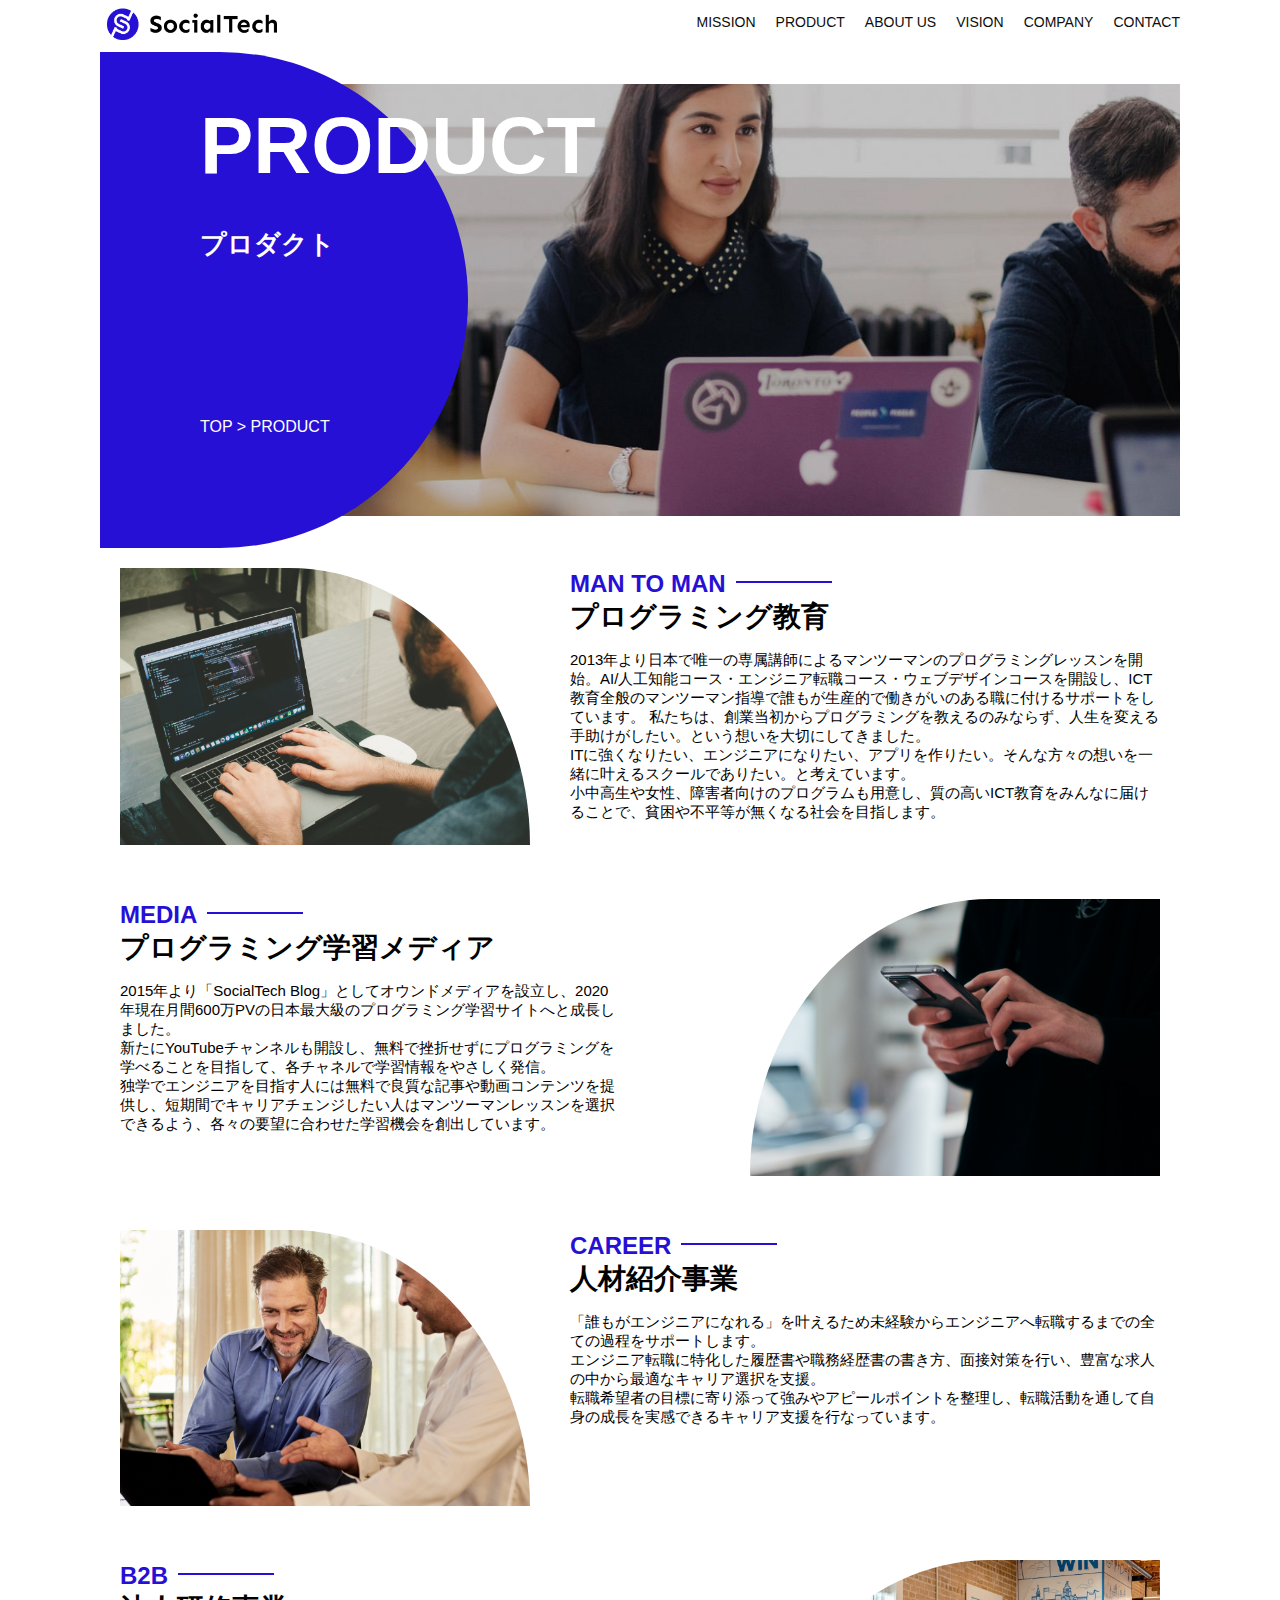
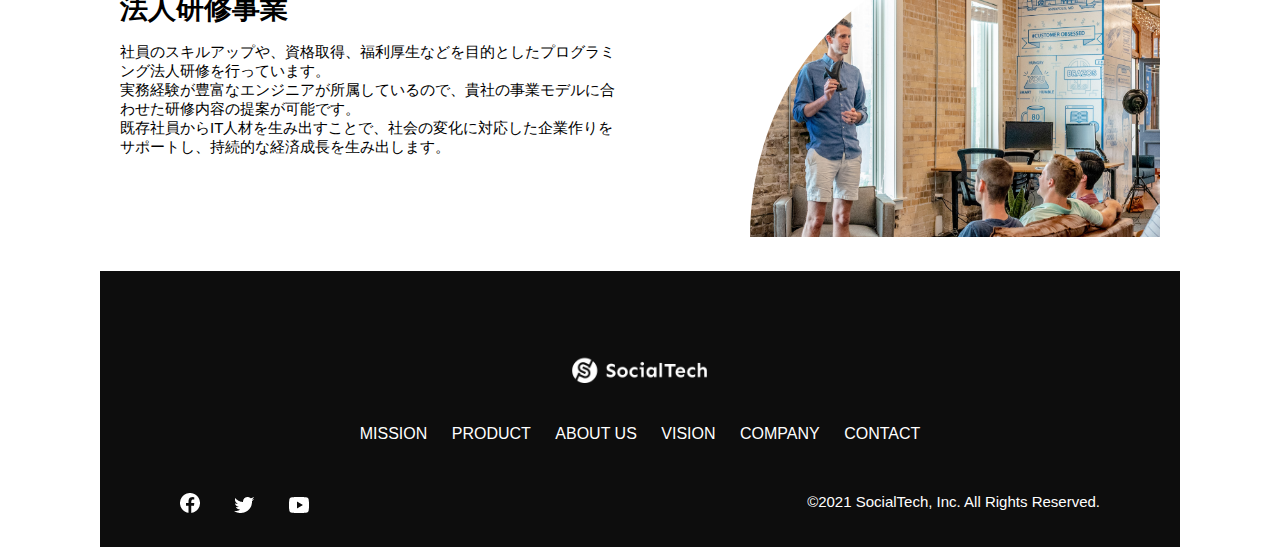
<file: kadai_tutorial_output/product.html>
<!DOCTYPE html>
<html>
  <head>
    <title></title>
    <meta charset="utf-8">
    <meta name="description" content="">
    <meta name="viewport" content="width=device-width, initial-scale=1.0">
    <link rel="stylesheet" href="style.css">
  </head>

  <body>
    <!-- ヘッダー -->
    <header>
      <!-- ロゴ -->
      <a href="index.html" id="logo">
        <img src="images/logo.png" alt="トップページに戻る">
      </a>

      <!-- PC用ナビゲーション -->
      <nav id="nav-pc">
        <ul>
          <li><a href="mission.html">MISSION</a></li>
          <li><a href="product.html">PRODUCT</a></li>
          <li><a href="index.html#aboutus">ABOUT US</a></li>
          <li><a href="index.html#vision">VISION</a></li>
          <li><a href="index.html#company">COMPANY</a></li>
          <li><a href="index.html#contact">CONTACT</a></li>
        </ul>
      </nav>

      <!-- スマホ用メニューボタン -->
      <button id="menu-sp" onclick="document.getElementById('nav-sp').style.display = 'block'">
        <img src="images/button-menu.png" alt="ナビゲーションを開く">
      </button>

      <!-- スマホ用ナビゲーション -->
      <div id="nav-sp">
        <button id="close" onclick="document.getElementById('nav-sp').style.display = 'none'">
          <img src="images/button-close.png" alt="ナビゲーションを閉じる">
        </button>

        <nav>
          <ul>
            <li>
              <a id="logo-sp" href="index.html" onclick="document.getElementById('nav-sp').style.display = 'none'"><img src="images/logo-sp.png" alt="トップページに戻る"></a>
            </li>
            <li><a class="menu" href="mission.html" onclick="document.getElementById('nav-sp').style.display = 'none'">MISSION</a></li>
            <li><a class="menu" href="product.html" onclick="document.getElementById('nav-sp').style.display = 'none'">PRODUCT</a></li>
            <li><a class="menu" href="index.html#aboutus" onclick="document.getElementById('nav-sp').style.display = 'none'">ABOUT US</a></li>
            <li><a class="menu" href="index.html#vision" onclick="document.getElementById('nav-sp').style.display = 'none'">VISION</a></li>
            <li><a class="menu" href="index.html#company" onclick="document.getElementById('nav-sp').style.display = 'none'">COMPANY</a></li>
            <li><a class="menu" href="index.html#contact" onclick="document.getElementById('nav-sp').style.display = 'none'">CONTACT</a></li>
          </ul>
        </nav>
        <div id="sns">
          <a href="https://www.facebook.com/sejuku2013">
            <img src="images/button-facebook.png" alt="Facebookのリンク">
          </a>
          <a href="https://twitter.com/samuraijuku">
            <img src="images/button-twitter.png" alt="Twitterのリンク">
          </a>
          <a href="https://www.youtube.com/channel/UCCFOQO5aDK0xXam4cUQXT8g">
            <img src="images/button-youtube.png" alt="YouTubeのリンク">
          </a>
        </div>
      </div>
    </header>

    <main>
      <article>
        <section id="product-main">
            <div class="product-main-inner">
              <div id="product-title">
                <h1>PRODUCT<br><span>プロダクト</span></h1>
                <p>TOP > PRODUCT</p>
              </div>
            </div>
          </section>

          <section class="product-section product-section-left">
            <div class="product-section-img">
              <img src="images/product/product-mantoman.png" alt="PCでコードを書く男性">
            </div>
            <div class="product-read">
              <h2 class="product-h2">MAN TO MAN</h2>
              <h3 class="product-h3">プログラミング教育</h3>
              <p>
                2013年より日本で唯一の専属講師によるマンツーマンのプログラミングレッスンを開始。AI/人工知能コース・エンジニア転職コース・ウェブデザインコースを開設し、ICT教育全般のマンツーマン指導で誰もが生産的で働きがいのある職に付けるサポートをしています。 私たちは、創業当初からプログラミングを教えるのみならず、人生を変える手助けがしたい。という想いを大切にしてきました。<br>ITに強くなりたい、エンジニアになりたい、アプリを作りたい。そんな方々の想いを一緒に叶えるスクールでありたい。と考えています。<br>小中高生や女性、障害者向けのプログラムも用意し、質の高いICT教育をみんなに届けることで、貧困や不平等が無くなる社会を目指します。
              </p>
            </div>
          </section>
  
          <section class="product-section product-section-right">
            <div class="product-read">
              <h2 class="product-h2">MEDIA</h2>
              <h3 class="product-h3">プログラミング学習メディア</h3>
              <p>2015年より「SocialTech Blog」としてオウンドメディアを設立し、2020年現在月間600万PVの日本最大級のプログラミング学習サイトへと成長しました。<br>新たにYouTubeチャンネルも開設し、無料で挫折せずにプログラミングを学べることを目指して、各チャネルで学習情報をやさしく発信。<br>独学でエンジニアを目指す人には無料で良質な記事や動画コンテンツを提供し、短期間でキャリアチェンジしたい人はマンツーマンレッスンを選択できるよう、各々の要望に合わせた学習機会を創出しています。</p>
            </div>
            <div class="product-section-img">
              <img src="images/product/product-media.png" alt="スマートフォンを操作する人">
            </div>
          </section>
  
          <section class="product-section product-section-left">
            <div class="product-section-img">
              <img src="images/product/product-career.png" alt="笑顔で話し合う2人の男性">
            </div>
            <div class="product-read">
              <h2 class="product-h2">CAREER</h2>
              <h3 class="product-h3">人材紹介事業</h3>
              <p>「誰もがエンジニアになれる」を叶えるため未経験からエンジニアへ転職するまでの全ての過程をサポートします。<br>エンジニア転職に特化した履歴書や職務経歴書の書き方、面接対策を行い、豊富な求人の中から最適なキャリア選択を支援。<br>転職希望者の目標に寄り添って強みやアピールポイントを整理し、転職活動を通して自身の成長を実感できるキャリア支援を行なっています。<br></p>
            </div>
          </section>
  
          <section class="product-section product-section-right">
            <div class="product-read">
              <h2 class="product-h2">B2B</h2>
              <h3 class="product-h3">法人研修事業</h3>
              <p>社員のスキルアップや、資格取得、福利厚生などを目的としたプログラミング法人研修を行っています。<br>実務経験が豊富なエンジニアが所属しているので、貴社の事業モデルに合わせた研修内容の提案が可能です。<br>既存社員からIT人材を生み出すことで、社会の変化に対応した企業作りをサポートし、持続的な経済成長を生み出します。</p>
            </div>
            <div class="product-section-img">
              <img src="images/product/product-b2b.png" alt="講演中の男性とそれを聴く人々">
            </div>
          </section>
      </article>
    </main>

    <footer>
      <div id="footer-logo">
        <img src="images/logo-sp.png" alt="SocialTech">
      </div>
      <div id="footer-link">
        <a href="mission.html">MISSION</a>
        <a href="product.html">PRODUCT</a>
        <a href="index.html#aboutus">ABOUT US</a>
        <a href="index.html#vision">VISION</a>
        <a href="index.html#company">COMPANY</a>
        <a href="index.html#contact">CONTACT</a>
      </div>
      <div id="sns-footer">
        <div class="sns-btns">
          <a href="https://www.facebook.com/sejuku2013"><img src="images/button-facebook.png" alt="Facebookのリンク"></a>
          <a href="https://twitter.com/samuraijuku"><img src="images/button-twitter.png" alt="Twitterのリンク"></a>
          <a href="https://www.youtube.com/channel/UCCFOQO5aDK0xXam4cUQXT8g"><img src="images/button-youtube.png" alt="YouTubeのリンク"></a>
        </div>
        <p id="copyright">&copy;2021 SocialTech, Inc. All Rights Reserved.</p>
      </div>
    </footer>
    
  </body>
</html>
</file>
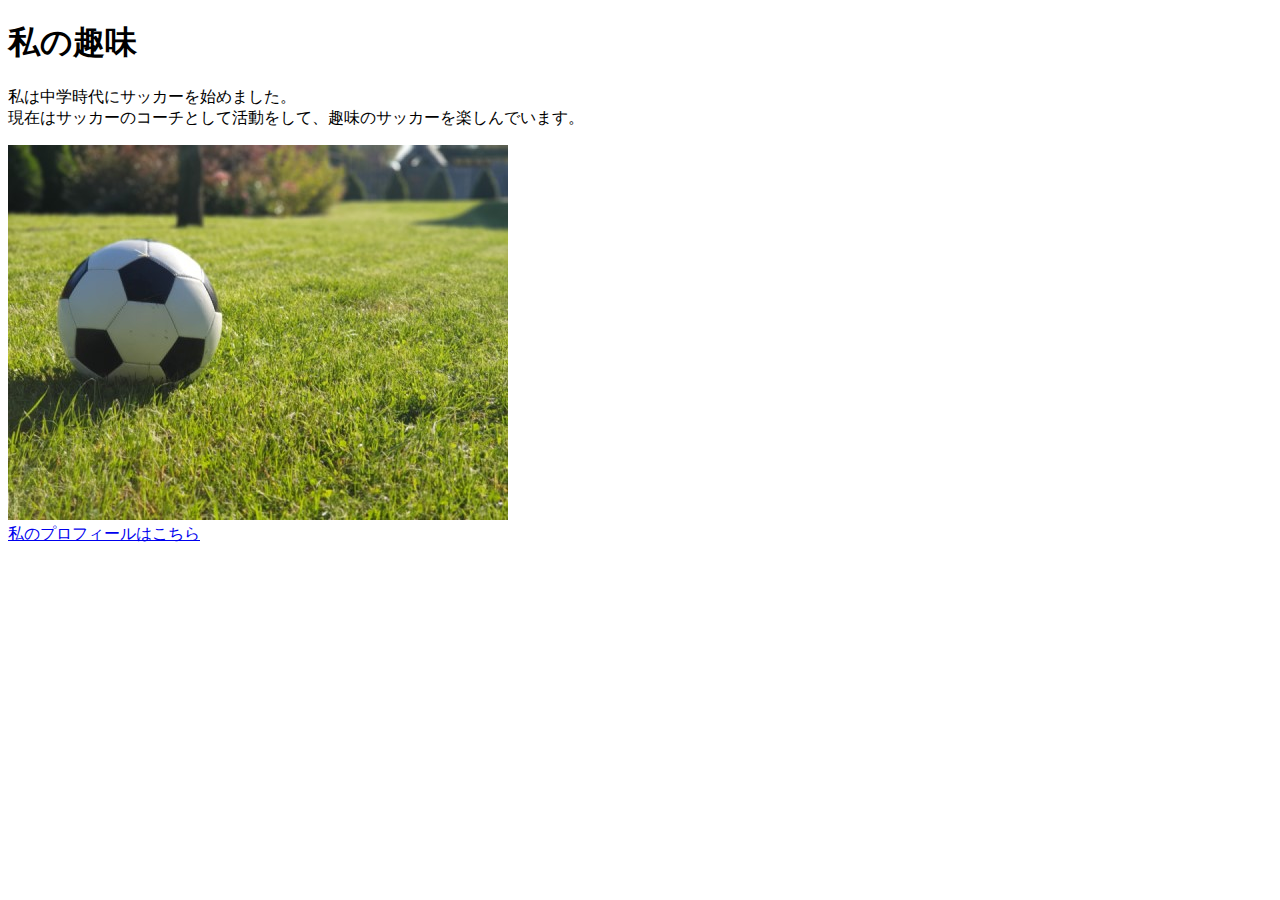
<file: kadai_005/html/kadai_005.html>
<!DOCTYPE html>
<html>
    <head>
        <title>5章課題</title>
        <meta name="description" content="このページは5章の課題です。">
        <meta charset="utf-8">
    </head>
    <body>
        <header>
            <h1>私の趣味</h1>
        </header>
        <p>私は中学時代にサッカーを始めました。<br>現在はサッカーのコーチとして活動をして、趣味のサッカーを楽しんでいます。</p>
        <img src="../images/sample.jpg" alt="写真">
        <br><a href="https://twitter.com/samuraijuku">私のプロフィールはこちら</a>
    </body>
</html>
</file>
<file: heml-css-kadai_013/style.css>
body {
    font-family: "Source Sans Pro", "Hiragino Kaku Gothic ProN", Meiryo, Arial,
      sans-serif;
  }

  p {
    font-size: 15px;
  }
  
  #main-visual img {
    width: 100%;
  }

  /* PC用のスタイル */

  @media screen and (min-width: 768px) {
    /* 横幅設定 */
    body {
      max-width: 1080px;
      min-width: 960px;
      margin: 0 auto 0 auto;
    } 

     /* ヘッダー */
    header {
        display: flex;
        justify-content: space-between;
      }

      #menu-sp {
        display: none;
      }

      #nav-sp {
        display: none;
      }

     /* ナビゲーションのレイアウト */
    #nav-pc {
    text-align: right;
    font-size: 14px;
    padding-top: 15px;
    }

    /* ナビゲーションのリンクの装飾設定 */
    #nav-pc > a {
    text-decoration: none;
    margin-left: 20px;
    }

    #nav-pc>a:link {
        color: #0d0d0d;
      }

    #nav-pc>a:visited {
        color: #0d0d0d;
      }

      #nav-pc>a:hover {
        color: #0d0d0d;
        text-decoration: underline;
      }
    
      #nav-pc>a:active {
        color: #0d0d0d;
      } 
    }

    /* SP用のスタイル */
    @media screen and (max-width: 767px) {
        /* 横幅設定 */
        body {
          min-width: 375px;
          margin: 0;
        }

        #nav-pc {
            display: none;
          }

        #menu-sp {
           float: right;
           padding: 0;
          }  

        #nav-sp {
            background-color: #ce933e;
            position: absolute;
            left: 0;
            top: 0;
            height: 100%;
            width: 100%;
            display: none;
            z-index: 100;
          }  

          #close {
            position: absolute;
            top: 20px;
            right: 20px;
          }

          #logo-sp {
            margin: 80px 0 30px 20px;
          }

          #nav-sp ul {
            padding-left: 0;
            
          }  

          #nav-sp li {
            list-style: none;
          }  
         
          #nav-sp  a {
            display: block;
          }

          #nav-sp a:link {
            color:#ffffff
            }  

            #nav-sp a:visited {
            color:#ffffff
            }    

          #nav-sp a:hover {
            text-decoration: underline;
            }

          #nav-sp a:active {
                color: #ffffff;
            }

            #nav-sp .menu {
                text-decoration: none;
                display: block;
                margin-right: 20px;
                margin-left: 20px;
                height: 44px;
                font-size: 16px;
                background-image: url("images/arrow.png");
                background-repeat: no-repeat;
                background-position: right top;
              }
    }
</file>
<file: kadai_tutorial_output/style.css>
/* PC、スマホ共通スタイル */
 * {
    box-sizing: border-box;
  }
  
  p {
    font-size: 15px;
  }
  
  body {
    max-width: 1080px;
    margin: 0 auto 0 auto;
    font-family: "Source Sans Pro", "Hiragino Kaku Gothic ProN", Meiryo, Arial, sans-serif;
  }

  header {
    display: flex;
    justify-content: space-between;
  }

   /* ナビゲーションのレイアウト */
  #nav-pc {
    font-size: 14px;
  }
  
  #nav-pc ul {
    display: flex;
    padding-left: 0;
  }
  
  #nav-pc li {
    list-style: none;
  }
  
  /* ナビゲーションのリンクの装飾設定 */
  #nav-pc a {
    text-decoration: none;
    margin-left: 20px;
    color: #0d0d0d;
  }
  
  #nav-pc a:hover {
    text-decoration: underline;
  } 

    /* スマホ用ナビを非表示 */
    #nav-sp,
    #menu-sp {
      display: none;
    }

  /* メインビジュアル*/
  #main-visual {
    position: relative;
    height: 470px;
  }  

  #main-message {
    position: absolute;
    top: 0;
    left: 0;
    background-color: #2710d5;
    color: #ffffff;
    border-radius: 0 0 476px 0;
    max-width: 620px;
    height: 100%;
    width: 100%;
    z-index: 11;
  }

  #main-message > h1 {
    font-size: 60px;
    margin: 100px 0 0 50px;
  }

  #main-message > p { 
    font-size: 28px;
    margin: 0 0 0 50px;
  }

  #main-visual > img {
    max-width: 620px;
    border-radius: 476px 0 0 0;
    position: absolute;
    top: 0;
    right: 0;
    z-index: 10;
  }

    /* 見出し */
  h2 {
    margin: 40px 0 0 0;
  }
  
  h2::after {
    content: url("images/line.png");
    margin-left: 10px;
  }
  
  h3 {
    font-size: 27px;
  }

   /* ミッション */
  #mission {
    margin: 80px auto 80px auto;
  }
  
  #mission-flex {
    display: flex;
  }

  #mission-flex > div {
    width: 50%;
    margin: 20px;
  }

  #mission-photo {
    width: 100%;
  }
  
  #s2dgs {
    margin-top: 50px;
    width: 100%;
  }

    /* プロダクト */
    #product {
        background-color: #fafafa;
        margin: 80px 0 80px 0;
        padding: 10px 40px 0px 40px;
      }
      
      /* 外枠 */
      #product .product-flex {
        margin-top: 40px;
        display: flex;
      }
      
      /* 左のカラム */
      #product-left {
        width: 50%;
        margin-right: 20px;
      }
      
      /* 右のカラム */
      #product-right {
        width: 50%;
        margin-left: 20px;
        margin-top: 80px;
      }
      
      /* 画像＋説明の枠 */
      #product-left > div {
        position: relative;
        height: 480px;
        margin-right: 20px;
      }
      #product-right > div {
        position: relative;
        height: 480px;
        margin-left: 20px;
      }

        /* 画像 */
     .product-photo {
        width: 100%;
      }


    
        /* 説明文の枠 */
  .product-explain {
    background-color: #ffffff;
    position: absolute;
    left: 0;
    bottom: 50px;
    margin: 0 40px 0 40px;
    padding: 20px;
    box-shadow: 5px 5px 10px rgba(0, 0, 0, 0.05);
  }
  
  /* 説明文の英語 */
  .product-explain > span {
    color: #2710d5;
    font-weight: bold;
    font-size: 16px;
    margin: 0;
  }
  
  /* 説明文の見出し */
  .product-explain > h3 {
    margin: 5px 0 5px 0;
  }
  
  /* 説明文 */
  .product-explain > p {
    font-size: 14px;
    margin: 0;
  }
  
  /* もっと見るボタン */
  #product-more {
    text-align: center;
  }
  
  #product-more a {
    position: relative;
    bottom: -42px;
  }

    /* ABOUT US */
    #aboutus {
        margin: 80px auto 80px auto;
      }
      
      /* 3つの組織文化と画像を入れる枠 */
    #aboutus > div {
        display: flex;
      }

  /* 画像 */
  .culture-img {
    width: 50%;
    align-self: flex-start;
  }
  
  .culture-img2 {
    margin-top: 50px;
    width: 100%;
  }   

    /* 3つの組織文化の表 */
    .culture-table {
        margin-right: 50px;
      }

    /* 番号 */
    .culture-num {
        font-size: 80px;
        color: #2710d5;
        padding: 0 20px 0 0;
      }
    
      /* 見出し */
      .culture-table th {
        text-align: left;
        font-size: 28px;
        font-weight: bold;
      }
    
      /* 組織文化英語 */
      .culture-en {
        color: #2710d5;
        font-size: 24px;
      }
    
      /* 説明文 */
      .culture-description {
        margin: 0;
      } 
      
     /* ビジョン */
     #vision {
       margin: 80px auto 80px auto;
      } 

        
     /* セクション内の外枠*/
     #vision > div {
      display: flex;
      justify-content: space-between;
      flex-wrap: wrap;
      }

        
   /*7つの行動指針の枠*/
   .vision-box {
     width: 300px;
     height: 300px;
     margin-bottom: 30px;
     position: relative;
      }

      .vision-box > img {
        width: 100%;
        position: relative;
        z-index: 30;
      }
      
      .vision-box > div {
        position: absolute;
        top: 0;
        left: 0;
        z-index: 31;
        margin-right: 20px;
      }
      
      .vision-box > div > h4 {
        color: #2710d5;
        font-size: 19px;
        margin: 80px 0 0 0;
      }
      
      .vision-box > div > h4::first-letter {
        font-size: 40px;
      }
      
      .vision-box > div > h5 {
        font-size: 20px;
        margin: 0 0 0 0;
      }
      
      .vision-box > div > p {
        margin: 10px 0 0 0;
      }

       /* 会社概要 */
       #company {
         margin: 80px auto 80px auto;
      }

      #company-table {
        width: 100%;
      }
      
      .tableheader {
        text-align: left;
        padding: 20px;
        border-bottom-color: #2710d5;
        border-bottom-width: 1px;
        border-bottom-style: solid;
        width: 100px;
      }
      
      .tableheader-first {
        border-top-color: #2710d5;
        border-top-width: 1px;
        border-top-style: solid;
      }
      
      .cell {
        padding: 30px;
        border-bottom-color: #ececec;
        border-bottom-width: 1px;
        border-bottom-style: solid;
      }
      
      .cell-first {
        border-top-color: #ececec;
        border-top-width: 1px;
        border-top-style: solid;
      }

      #company > iframe {
        width: 100%;
        height: 368px;
        margin-top: 40px;
      }

        /* お問い合わせ */
      #contact {
         margin: 80px auto 80px auto;
      }
  
       /* 外枠 */
      #contact > form > div {
       display: flex;
       flex-direction: row;
       flex-wrap: wrap;
       padding-bottom: 30px;
      }
 
      /* 左列の見出し */
      .contact-heading {
       width: 240px;
       align-self: center;
      }
      /* 見出しのラベル */
      .contact-label {
       font-weight: bold;
      }
      /* 必須 */
      .contact-span {
       color: #ce2222;
       margin: 0 0 0 20px;
       font-weight: bold;
      }

       /* テキストボックス */
  .contact-textbox {
    border-top: 0px;
    border-left: 0px;
    border-right: 0px;
    border-bottom-width: 1px;
    border-bottom-color: #707070;
    border-style: solid;
    background-color: #fafafa;
    width: 400px;
    height: 56px;
  }
  
  /* お問い合わせ内容のテキストエリア */
  .contact-textarea {
    border-top: 0px;
    border-left: 0px;
    border-right: 0px;
    border-bottom-width: 1px;
    border-bottom-color: #707070;
    background-color: #fafafa;
    width: 400px;
    height: 200px;
  }

    /* 個人情報の取り扱い */
    #contact dt {
        font-weight: bold;
      }
      
      #contact dd {
        margin: 0 0 16px 0;
      }
      
      #contact dd p {
        margin: 0;
      }
      
      #contact dd ul {
        padding-left: 0;
      }
      
      #contact dd li {
        margin-bottom: 0;
        list-style: none;
      }

       /* フッター */
      footer {
       background-color: #0d0d0d;
       text-align: center;
       padding: 80px 80px 30px 80px;
      }

      #footer-logo {
        margin-bottom: 30px;
      }

      #footer-link {
        margin-bottom: 50px;
      }
      
      #footer-link > a {
        text-decoration: none;
        margin: 10px;
        color: #ffffff;
      }
      
      #footer-link > a:hover {
        text-decoration: underline;
      }

      #sns-footer {
        display: flex;
        justify-content: space-between;
        text-align: left;
      }
      
      #sns-footer a {
        margin-right: 30px;
      }
      
      #copyright {
        color: #ffffff;
        margin: 0;
      }

       /* mission.html用スタイル */
  /* ミッションのメインビジュアル */
  .mission-main-inner {
    background-image: url("images/mission/mission-main.png");
    background-repeat: no-repeat;
    background-position-y: center;
  }

  /* mission.html用スタイル */
    /* ミッションのメインビジュアル */
    #mission-main {
      height: 256px;
      margin-top: 4%;
      position: relative;
    }
  
    .mission-main-inner {
      height: 80%;
      background-size: cover;
    }
  
    #mission-title {
      width: 136px;
      height: 256px;
      position: absolute;
      top: -10%;
    }
  
    #mission-title h1 {
      left: 20px;
      font-size: 40px;
    }
  
    #mission-title h1 span {
      font-size: 18px;
    }
  
    #mission-title > p {
      top: 180px;
      left: 20px;
      font-size: 13px;
    }
  
  #mission-title {
    background-color: #2710d5;
    width: 368px;
    color: #ffffff;
    height: 496px;
    border-radius: 0 248px 248px 0;
    position: relative;
  }
  
  #mission-title h1 {
    position: absolute;
    top: 0;
    left: 100px;
    font-size: 80px;
    line-height: 1;
  }
  
  #mission-title h1 span {
    font-size: 26px;
  }
  
  #mission-title > p {
    position: absolute;
    top: 350px;
    left: 100px;
    font-size: 16px;
  }

  /* ミッションページ　S2DGSの設定 */
  .mission-h2 {
    font-size: 38px;
    margin: 0px;
  }

  .mission-h2::after {
    content: none;
  }

  #mission-s2dgs > img {
    width: 100%;
  }

   /* ミッションページ　S2DGSの設定 */
   #mission-s2dgs {
    padding: 20px;
  }
  
  .mission-h2 {
    color: #2710d5;
    font-size: 40px;
  }
  
  .mission-h2::after {
    content: none;
  }

   /* ミッションページ　5つのゴールの設定 */
   #mission-five-goals {
    padding: 20px;
    display: flex;
  }
  
  #mission-five-goals .five-goals-image {
    width: 30%;
    padding: 20px;
  }
  
  #mission-five-goals .five-goals-image img {
    width: 100%;
  }
  
  #mission-five-goals .five-goals-read {
    width: 70%;
    padding: 20px;
  }
  
  #mission-five-goals .five-goals-read > div {
    margin-bottom: 40px;
  }
  
  .fivegoals-image-right {
    float: right;
    margin: 20px;
  }
  
  .fivegoals-image-left {
    float: left;
    margin: 20px;
  }
  
  .fivegoals-number {
    color: #2710d5;
    font-size: 48px;
    font-weight: bold;
    margin: 0;
  }
  
  .fivegoals-h3 {
    font-size: 28px;
    margin: 0;
  }
  
  .fivegoals-p {
    margin: 0;
  }

  .product-main-inner {
    background-image: url("images/product/product-main.png");
    background-repeat: no-repeat;
    background-position-y: center;
  }


   /* セクション */
   .product-section {
    display: flex;
    padding: 20px 20px 0;
  }
  
  .product-section .product-section-img {
    width: 450px;
  }
  
  /* 右が画像のセクション*/
  .product-section-left .product-section-img img {
    width: 100%;
    padding: 0 40px 30px 0;
    border-radius: 0 432px 0 0;
  }
  
  .product-section-left .product-read {
    width: 50%;
    flex-grow: 1;
  }
  
  .product-section-left .product-read p {
    margin-bottom: 0;
  }
  
  /* 右が画像のセクション*/
  .product-section-right {
    justify-content: space-between;
  }
  
  .product-section-right .product-section-img img {
    width: 100%;
    padding: 0 0 30px 40px;
    border-radius: 432px 0 0 0;
  }
  
  .product-section-right .product-read {
    width: 500px;
  }
  
  .product-h2 {
    color: #2710d5;
    font-size: 24px;
    margin: 0;
  }
  
  .product-h3 {
    font-size: 28px;
    margin: 0;
  }

  #product-title {
    background-color: #2710d5;
    width: 368px;
    color: #ffffff;
    height: 496px;
    border-radius: 0 248px 248px 0;
    position: relative;
  }
  
  #product-title h1 {
    position: absolute;
    top: 0;
    left: 100px;
    font-size: 80px;
    line-height: 1;
  }
  
  #product-title h1 span {
    font-size: 26px;
  }
  
  #product-title > p {
    position: absolute;
    top: 350px;
    left: 100px;
    font-size: 16px;
  }

       /*====================
   スマートフォン用のスタイル
  =====================*/
    @media screen and (max-width: 767px) {
    /* PC用ナビゲーション非表示 */
    #nav-pc {
      display: none;
    }
  
    /* ハンバーガーメニュー */
    #menu-sp {
      display: block;
      background-color: transparent;
      float: right;
      padding: 0;
      border: none;
    }
  
    /* スマホ用ナビゲーションの表示切替*/
    /* 初期状態、レイアウトと非表示設定 */
    #nav-sp {
      background-color: #2710d5;
      position: fixed;
      left: 0;
      top: 0;
      height: 100%;
      width: 100%;
      display: none;
      z-index: 100;
    }
    

       /* ×ボタン */
       #close {
        position: absolute;
        top: 20px;
        right: 20px;
        background-color: transparent;
        border: none;
      }
    
      #nav-sp nav ul {
        padding-left: 0;
      }
    
      #nav-sp nav li {
        list-style: none;
      }
    
      /* ナビゲーションメニュー用ロゴ */
      #logo-sp {
        margin: 80px 0 30px 20px;
      } 
  
        /* ナビゲーションのリンクの装飾設定 */
   #nav-sp nav a {
    display: block;
    color: #ffffff;
  }
 
  #nav-sp nav a:hover {
     text-decoration: underline;
   }
 
   #nav-sp .menu {
     text-decoration: none;
     margin: 0 20px 0 20px;
     height: 44px;
     font-size: 16px;
     background-image: url("images/arrow.png");
     background-repeat: no-repeat;
     background-position: right top;
   }

   #sns {
    position: absolute;
    bottom: 20px;
    left: 20px;
  }

  #sns > a {
    margin-right: 30px;
  }

   /* メインビジュアル */
   #main-visual {
    position: relative;
    height: 470px;
  }

  #main-visual > div {
    text-align: center;
    height: 280px;
  }

  #main-visual h1 {
    font-size: 28px;
    margin: 90px 0 0 0;
  }

  #main-visual > div > p {
    margin: 0;
    font-size: 15px;
  }

  #main-visual > img {
    width: 100%;
    border-radius: 476px 0 0 0;
    top: auto;
    bottom: 0;
  }

   /* メインビジュアル */
   #main-visual {
    position: relative;
    height: 470px;
  }

  #main-visual > div {
    text-align: center;
    height: 280px;
  }

  #main-visual h1 {
    font-size: 28px;
    margin: 90px 0 0 0;
  }

  #main-visual > div > p {
    margin: 0;
    font-size: 15px;
  }

  #main-visual > img {
    width: 100%;
    border-radius: 476px 0 0 0;
    top: auto;
    bottom: 0;
  }

    /*見出し*/
    h2 {
      margin: 15px 0 15px 0;
    }
    
    h3 {
      font-size: 24px;
      margin: 10px 0 0 0;
    }

    /* ミッション */
    #mission {
      margin: 20px 0 20px 0;
      padding: 0 20px 0 20px;
    }
  
    #mission-flex {
      flex-direction: column;
    }
  
    #mission-flex > div {
    width: 100%;
    margin: 0;
  }  

     /* ミッションページ　5つのゴールの設定 */
     #mission-five-goals {
      flex-direction: column;
    }
  
    #mission-five-goals > div {
      padding: 0;
    }
  
    #mission-five-goals .five-goals-image,
    #mission-five-goals .five-goals-read {
      width: 100%;
      padding: 0;
    }
  
    #mission-five-goals .five-goals-read > div {
      display: flex;
      flex-direction: column;
    }
  
    .fivegoals-image-right,
    .fivegoals-image-left {
      align-self: center;
    }

       /* プロダクトページ */
       #product-main {
        height: 256px;
        margin-top: 4%;
        position: relative;
      }
    
      .product-main-inner {
        height: 80%;
        background-size: cover;
      }
    
      #product-title {
        width: 136px;
        height: 256px;
        position: absolute;
        top: -10%;
      }
      
      #product-title h1 {
        left: 20px;
        font-size: 40px;
      }
    
      #product-title h1 span {
        font-size: 18px;
      }
    
      #product-title > p {
        top: 180px;
        left: 20px;
        font-size: 13px;
      }
  
        /* セクション */
    .product-section {
      flex-direction: column;
    }
  
    .product-section .product-section-img {
      width: 100%;
    }
    
    .product-section .product-section-img img {
      width: 100%;
      padding: 0;
    }
  
    /* 左が画像のセクション*/
    .product-section-left .product-section-img img {
      border-radius: 0 300px 0 0;
    }
  
    .product-section-left .product-read {
      width: 100%;
      flex-grow: 1;
    }
  
    /* 右が画像のセクション*/
    .product-section-right .product-section-img img {
      order: 1;
      border-radius: 300px 0 0 0;
    }
  
    .product-section-right .product-read {
      order: 2;
      width: 100%;
    }


     /* プロダクト */
     #product {
      margin: 0;
      padding: 10px 20px 0 20px;
    }
  
    /* 外枠 */
    #product .product-flex {
      flex-direction: column;
      margin-top: 0;
    }
  
    /* 左右のカラム　スマホでは縦並び */
    #product-left,
    #product-right {
      width: 100%;
      margin: 0;
    }

     /*  画像＋説明の枠 */
     #product-left > div,
     #product-right > div {
       height: auto;
       margin: 0;
     }
   
     /* 説明文の枠 */
     .product-explain {
       position: relative;
       margin: 0;
     }
   
     .product-explain > h3 {
       margin: 10px 0 10px 0;
       font-size: 24px;
     }
   
    /* もっと見るボタン */
      #product-more {
        text-align: left;
      }

       /* ABOUT US */
    #aboutus {
      margin: 80px 20px 80px 20px;
    }
  
    #aboutus > div {
      flex-direction: column;
   }
  
    .culture-table th {
      font-size: 16px;
    }
  
    .culture-table {
      margin-right: 0;
      padding-right: 20px;
      order: 2;
    }
  
    .culture-img {
      width: 100%;
      order: 1;
    }
  
    .culture-img2 {
      margin-top: 0;
    }
  
    .culture-num {
      padding: 0;
    }
  
    .culture-description {
      margin: 0;
    }
 
       /* ビジョン */
       #vision {
        margin: 80px 20px 80px 20px;
      }
    
      .vision-box > img {
        position: absolute;
        top: 0;
        left: 0;
      }
    
      .vision-box > div > h4 {
        margin: 60px 0 0 0;
      }

       /*会社概要*/
    #company {
      margin: 0 20px 0 20px;
    }
  
    #company > h3 {
      margin-bottom: 20px;
    }
 
   .tableheader {
      width: 50px;
    }
  
    .cell {
      padding: 20px;
    }
  
    #company > iframe {
      height: 240px;
    }

     /* お問い合わせ */
     #contact {
      margin: 80px 20px 80px 20px;
    }
  
    #contact > h3 {
      margin-bottom: 20px;
    }
  
    #contact > form > div {
      flex-direction: column;
      margin-bottom: 20px;
    }
  
    .contact-heading {
      align-self: auto;
      margin-bottom: 20px;
    }
 
   .contact-textbox {
      min-width: 300px;
      width: 100%;
    }
  
    .contact-textarea {
      height: 150px;
      width: 100%;
    }
  
    .radiobutton {
      margin-bottom: 20px;
    }

      /* フッター */
      footer {
        padding: 30px 20px 50px 20px;
        text-align: left;
      }
    
      #footer-link > a {
        margin: 0 20px 30px 0;
        display: block;
        background-image: url("images/arrow.png");
        background-repeat: no-repeat;
        background-position: right top;
      }
    
      #footer-link > a:hover {
        text-decoration: underline;
      }
    
      #sns-footer {
        flex-direction: column;
        justify-content: flex-start;
      }
    
      #copyright {
        font-size: 12px;
        margin-top: 30px;
      }

  }
</file>
<file: kadai_014/style.css>
html {
    font-size: 20px;
    text-align: center;
}

body {
    font-family: "Arial", "Meiryo", sans-serif;
}

.one {
    font-family: "Josefin Sans", sans-serif;
  font-optical-sizing: auto;
  font-weight: 400;
  font-style: normal;

  font-size: 2rem;
  letter-spacing: 1.2em;
  text-shadow: 5px 5px 5px black;
  border-bottom: solid 3px rgb(115, 115, 114);
}

.text-pink {
    color: rgb(255, 192, 203);
}

.text-skyblue {
    color: skyblue;
}

#basic p {
    font-weight: bold;
}
</file>
<file: kadai_018/style.css>
#top {
    width: 800px;
    background-color: #dcc9f4; 
    margin: 20px auto;
    text-align: center;
}

.top-child {
    width: 20%;
    background-color: #ffd9df;
    display: inline-block
}

#middle {
    width: 800px;
    height: 800px; 
    background-color: #ffd9df;
    margin: 20px auto;
    position: relative;
}

#middle-child01 {
    width: 200px;
    height: 200px;
    background-color: #87ceeb;
    position: absolute;
    top: 100px;
    left: 100px;
}

#middle-child02 {
    width: 200px;
    height: 200px;
    background-color: #87ceeb;
    position: absolute;
    top: 300px;
    left: 300px;
}

#middle-child03 {
    width: 200px;
    height: 200px;
    background-color: #87ceeb;
    position: absolute;
    top: 500px;
    left: 500px;
}

#bottom {
    width: 800px;
    height: 300px; 
    background-color: #87ceeb;
    margin: auto auto;
}

#bottom-child01 {
    width: 400px;
    height: 100px; 
    background-color: #e5dcf0;
}

#bottom-child02 {
    width: 400px;
    height: 100px; 
    background-color: #e5dcf0;
    position: relative;
    left: 200px;
}

#bottom-child03 {
    width: 400px;
    height: 100px; 
    background-color: #e5dcf0;
    position: relative;
    left: 400px;
}
</file>
<file: kadai_022/style.css>
body {
    margin: 0;
}

p, a {
    font-size: 20px;
}

#one {
    margin: 0 0 20px 0;
    background-color: rgb(244, 79, 79);
    text-align: center;
    color: rgb(255, 255, 255);
}

main {
    padding: 10px ;
}

#parent {
    display: flex;
    justify-content: space-around;
}

.content {
    border: solid 3px rgb(238, 204, 204);
    flex-basis: 25%;
    padding: 10px 15px;
    margin: 20px 0;
    text-align: center;
}

h2 {
    font-size: 25px;
    border-bottom: dotted 3px rgb(236, 122, 122) ;  
}

h2::before {
    content: "●";
    color: rgb(239, 111, 139)
    
}

.text {
    font-weight: bold;
    color: rgb(97, 206, 249);
}

img {
    margin: 10px 0;
    width: 70%;
}
 
#two {
    background-color: rgb(244, 79, 79);
    color: rgb(255, 255, 255);
    text-align: center;
}

a:visited {
    color: rgb(193, 234, 251);
}

a:hover {
    color: rgb(245, 178, 168);
}

@media screen and (max-width: 768px) {
    h2 {
        font-size: 30px;
    }
    p {
        font-size: 25px;
    }

    #parent {
        flex-direction: column;
    }
        
}
</file>
